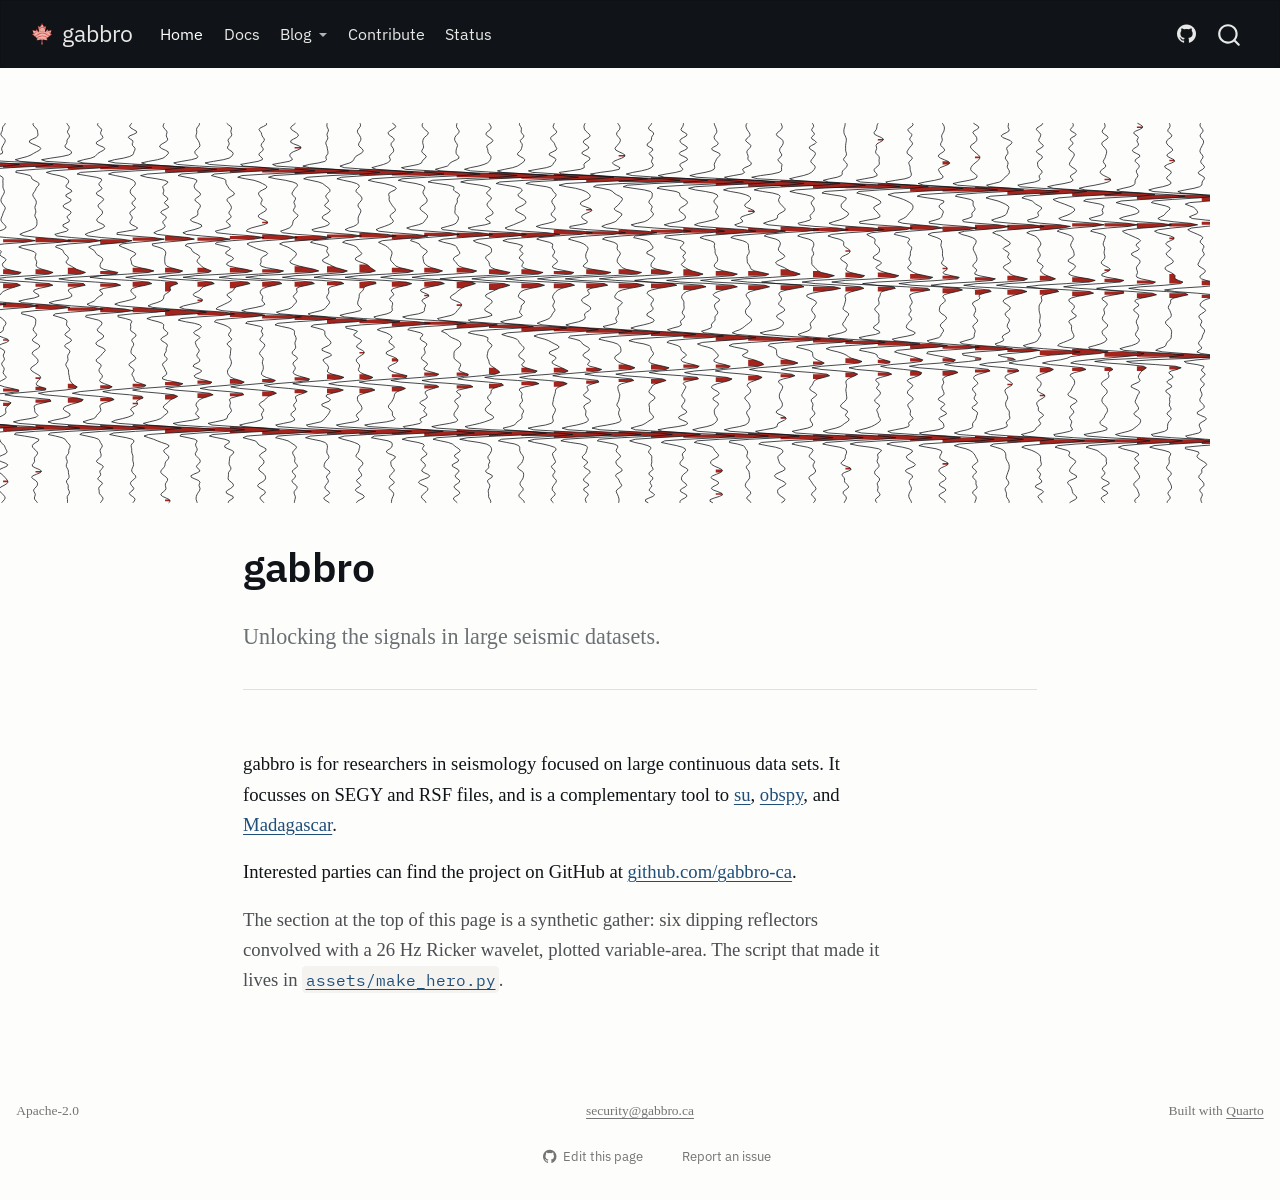
<file: index.html>
<!DOCTYPE html>
<html xmlns="http://www.w3.org/1999/xhtml" lang="en" xml:lang="en"><head>

<meta charset="utf-8">
<meta name="generator" content="quarto-1.10.19">

<meta name="viewport" content="width=device-width, initial-scale=1.0, user-scalable=yes">


<title>gabbro - open source seismic processing – gabbro</title>
<style>
/* Default styles provided by pandoc.
** See https://pandoc.org/MANUAL.html#variables-for-html for config info.
*/
span.smallcaps{font-variant: small-caps;}
div.columns{display: flex; gap: 1.5em;}
div.column{flex: auto;}
@media screen {
div.columns{gap: min(4vw, 1.5em);}
div.column{overflow-x: auto;}
}
div.hanging-indent{margin-left: 1.5em; text-indent: -1.5em;}
ul.task-list{list-style: none;}
ul.task-list li input[type="checkbox"] {
  width: 0.8em;
  margin: 0 0.8em 0.2em -1em; /* quarto-specific, see https://github.com/quarto-dev/quarto-cli/issues/4556 */ 
  vertical-align: middle;
}
</style>


<script src="site_libs/quarto-nav/quarto-nav.js"></script>
<script src="site_libs/quarto-nav/headroom.min.js"></script>
<script src="site_libs/clipboard/clipboard.min.js"></script>
<script src="site_libs/quarto-search/autocomplete.umd.js"></script>
<script src="site_libs/quarto-search/fuse.min.js"></script>
<script src="site_libs/quarto-search/quarto-search.js"></script>
<meta name="quarto:offset" content="./">
<link href="./logo.png" rel="icon" type="image/png">
<script src="site_libs/quarto-html/quarto.js" type="module"></script>
<script src="site_libs/quarto-html/tabsets/tabsets.js" type="module"></script>
<script src="site_libs/quarto-html/popper.min.js"></script>
<script src="site_libs/quarto-html/tippy.umd.min.js"></script>
<link href="site_libs/quarto-html/tippy.css" rel="stylesheet">
<link href="site_libs/quarto-html/quarto-syntax-highlighting-bc9d527eef94a155eb7bdf7656c7c352.css" rel="stylesheet" id="quarto-text-highlighting-styles">
<script src="site_libs/bootstrap/bootstrap.min.js"></script>
<link href="site_libs/bootstrap/bootstrap-icons.css" rel="stylesheet">
<link href="site_libs/bootstrap/bootstrap-ae8b3aa1fb6bcff3a8e177e0f0b6dc33.min.css" rel="stylesheet" append-hash="true" id="quarto-bootstrap" data-mode="light">
<script id="quarto-search-options" type="application/json">{
  "location": "navbar",
  "copy-button": false,
  "collapse-after": 3,
  "panel-placement": "end",
  "type": "overlay",
  "limit": 50,
  "keyboard-shortcut": [
    "f",
    "/",
    "s"
  ],
  "show-item-context": false,
  "language": {
    "search-no-results-text": "No results",
    "search-matching-documents-text": "matching documents",
    "search-copy-link-title": "Copy link to search",
    "search-hide-matches-text": "Hide additional matches",
    "search-more-match-text": "more match in this document",
    "search-more-matches-text": "more matches in this document",
    "search-clear-button-title": "Clear",
    "search-text-placeholder": "",
    "search-detached-cancel-button-title": "Cancel",
    "search-submit-button-title": "Submit",
    "search-label": "Search"
  }
}</script>
<link rel="preconnect" href="https://fonts.googleapis.com">
<link rel="preconnect" href="https://fonts.gstatic.com" crossorigin="">
<link rel="stylesheet" href="https://fonts.googleapis.com/css2?family=IBM+Plex+Mono:wght@400;500&amp;family=IBM+Plex+Sans:wght@300;400;600&amp;display=swap">


</head>

<body class="nav-fixed fullcontent quarto-light">

<div id="quarto-search-results"></div>
  <header id="quarto-header" class="headroom fixed-top">
    <nav class="navbar navbar-expand-lg " data-bs-theme="dark">
      <div class="navbar-container container-fluid">
      <div class="navbar-brand-container mx-auto">
    <a href="./index.html" class="navbar-brand navbar-brand-logo">
    <img src="./logo.png" alt="gabbro maple leaf logo" class="navbar-logo light-content">
    <img src="./logo.png" alt="gabbro maple leaf logo" class="navbar-logo dark-content">
    </a>
    <a class="navbar-brand" href="./index.html">
    <span class="navbar-title">gabbro</span>
    </a>
  </div>
            <div id="quarto-search" class="" title="Search"></div>
          <button class="navbar-toggler" type="button" data-bs-toggle="collapse" data-bs-target="#navbarCollapse" aria-controls="navbarCollapse" role="menu" aria-expanded="false" aria-label="Toggle navigation" onclick="if (window.quartoToggleHeadroom) { window.quartoToggleHeadroom(); }">
  <span class="navbar-toggler-icon"></span>
</button>
          <div class="collapse navbar-collapse" id="navbarCollapse">
            <ul class="navbar-nav navbar-nav-scroll me-auto">
  <li class="nav-item">
    <a class="nav-link active" href="./index.html" aria-current="page"> 
<span class="menu-text">Home</span></a>
  </li>  
  <li class="nav-item">
    <a class="nav-link" href="./docs/index.html"> 
<span class="menu-text">Docs</span></a>
  </li>  
  <li class="nav-item dropdown ">
    <a class="nav-link dropdown-toggle" href="#" id="nav-menu-blog" role="link" data-bs-toggle="dropdown" aria-expanded="false">
 <span class="menu-text">Blog</span>
    </a>
    <ul class="dropdown-menu" aria-labelledby="nav-menu-blog">    
        <li>
    <a class="dropdown-item" href="./blog/index.html">
 <span class="dropdown-text">All posts</span></a>
  </li>  
        <li>
    <a class="dropdown-item" href="./blog/posts/2026-09-09-preliminary-build/index.html">
 <span class="dropdown-text">Preliminary build in progress</span></a>
  </li>  
    </ul>
  </li>
  <li class="nav-item">
    <a class="nav-link" href="./contribute.html"> 
<span class="menu-text">Contribute</span></a>
  </li>  
  <li class="nav-item">
    <a class="nav-link" href="./blog/posts/2026-09-09-preliminary-build/index.html"> 
<span class="menu-text">Status</span></a>
  </li>  
</ul>
            <ul class="navbar-nav navbar-nav-scroll ms-auto">
  <li class="nav-item compact">
    <a class="nav-link" href="https://github.com/gabbro-ca"> <i class="bi bi-github" role="img" aria-label="GitHub">
</i> 
<span class="menu-text"></span></a>
  </li>  
</ul>
          </div> <!-- /navcollapse -->
            <div class="quarto-navbar-tools">
</div>
      </div> <!-- /container-fluid -->
    </nav>
</header>
<!-- content -->
<div id="quarto-content" class="quarto-container page-columns page-rows-contents page-layout-article page-navbar">
<!-- sidebar -->
<!-- margin-sidebar -->
    
<!-- main -->
<main class="content" id="quarto-document-content"><header id="title-block-header" class="quarto-title-block"></header>




<div class="hero">
<p><img src="hero.svg" class="img-fluid"></p>
<section id="gabbro" class="level1">
<h1>gabbro</h1>
<div class="tagline">
<p>Unlocking the signals in large seismic datasets.</p>
</div>
</section>
</div>
<p>gabbro is for researchers in seismology focused on large continuous data sets. It focusses on SEGY and RSF files, and is a complementary tool to <a href="https://wiki.seismic-unix.org">su</a>, <a href="https://obspy.org">obspy</a>, and <a href="https://ahay.org">Madagascar</a>.</p>
<p>Interested parties can find the project on GitHub at <a href="https://github.com/gabbro-ca">github.com/gabbro-ca</a>.</p>
<p><span class="text-muted">The section at the top of this page is a synthetic gather: six dipping reflectors convolved with a 26 Hz Ricker wavelet, plotted variable-area. The script that made it lives in <a href="https://github.com/gabbro-ca/gabbro"><code>assets/make_hero.py</code></a>.</span></p>



</main> <!-- /main -->
<script id="quarto-html-after-body" type="application/javascript">
  window.document.addEventListener("DOMContentLoaded", function (event) {
    const isCodeAnnotation = (el) => {
      for (const clz of el.classList) {
        if (clz.startsWith('code-annotation-')) {                     
          return true;
        }
      }
      return false;
    }
    const onCopySuccess = function(e) {
      // button target
      const button = e.trigger;
      // don't keep focus
      button.blur();
      // flash "checked"
      button.classList.add('code-copy-button-checked');
      var currentTitle = button.getAttribute("title");
      button.setAttribute("title", "Copied!");
      let tooltip;
      if (window.bootstrap) {
        button.setAttribute("data-bs-toggle", "tooltip");
        button.setAttribute("data-bs-placement", "left");
        button.setAttribute("data-bs-title", "Copied!");
        tooltip = new bootstrap.Tooltip(button, 
          { trigger: "manual", 
            customClass: "code-copy-button-tooltip",
            offset: [0, -8]});
        tooltip.show();    
      }
      setTimeout(function() {
        if (tooltip) {
          tooltip.hide();
          button.removeAttribute("data-bs-title");
          button.removeAttribute("data-bs-toggle");
          button.removeAttribute("data-bs-placement");
        }
        button.setAttribute("title", currentTitle);
        button.classList.remove('code-copy-button-checked');
      }, 1000);
      // clear code selection
      e.clearSelection();
    }
    const getTextToCopy = function(trigger) {
      const outerScaffold = trigger.parentElement.cloneNode(true);
      const codeEl = outerScaffold.querySelector('code');
      for (const childEl of codeEl.children) {
        if (isCodeAnnotation(childEl)) {
          childEl.remove();
        }
      }
      return codeEl.innerText;
    }
    const clipboard = new window.ClipboardJS('.code-copy-button:not([data-in-quarto-modal])', {
      text: getTextToCopy
    });
    clipboard.on('success', onCopySuccess);
    if (window.document.getElementById('quarto-embedded-source-code-modal')) {
      const clipboardModal = new window.ClipboardJS('.code-copy-button[data-in-quarto-modal]', {
        text: getTextToCopy,
        container: window.document.getElementById('quarto-embedded-source-code-modal')
      });
      clipboardModal.on('success', onCopySuccess);
    }
      var localhostRegex = new RegExp(/^(?:http|https):\/\/localhost\:?[0-9]*\//);
      var mailtoRegex = new RegExp(/^mailto:/);
        var filterRegex = new RegExp("https:\/\/gabbro\.ca");
      var isInternal = (href) => {
          return filterRegex.test(href) || localhostRegex.test(href) || mailtoRegex.test(href);
      }
      // Inspect non-navigation links and adorn them if external
     var links = window.document.querySelectorAll('a[href]:not(.nav-link):not(.navbar-brand):not(.toc-action):not(.sidebar-link):not(.sidebar-item-toggle):not(.pagination-link):not(.no-external):not([aria-hidden]):not(.dropdown-item):not(.quarto-navigation-tool):not(.about-link)');
      for (var i=0; i<links.length; i++) {
        const link = links[i];
        if (!isInternal(link.href)) {
          // undo the damage that might have been done by quarto-nav.js in the case of
          // links that we want to consider external
          if (link.dataset.originalHref !== undefined) {
            link.href = link.dataset.originalHref;
          }
        }
      }
    function tippyHover(el, contentFn, onTriggerFn, onUntriggerFn) {
      const config = {
        allowHTML: true,
        maxWidth: 500,
        delay: 100,
        arrow: false,
        appendTo: function(el) {
            return el.parentElement;
        },
        interactive: true,
        interactiveBorder: 10,
        theme: 'quarto',
        placement: 'bottom-start',
      };
      if (contentFn) {
        config.content = contentFn;
      }
      if (onTriggerFn) {
        config.onTrigger = onTriggerFn;
      }
      if (onUntriggerFn) {
        config.onUntrigger = onUntriggerFn;
      }
      window.tippy(el, config); 
    }
    const noterefs = window.document.querySelectorAll('a[role="doc-noteref"]');
    for (var i=0; i<noterefs.length; i++) {
      const ref = noterefs[i];
      tippyHover(ref, function() {
        // use id or data attribute instead here
        let href = ref.getAttribute('data-footnote-href') || ref.getAttribute('href');
        try { href = new URL(href).hash; } catch {}
        const id = href.replace(/^#\/?/, "");
        const note = window.document.getElementById(id);
        if (note) {
          return note.innerHTML;
        } else {
          return "";
        }
      });
    }
    const xrefs = window.document.querySelectorAll('a.quarto-xref');
    const processXRef = (id, note) => {
      // Strip column container classes
      const stripColumnClz = (el) => {
        el.classList.remove("page-full", "page-columns");
        if (el.children) {
          for (const child of el.children) {
            stripColumnClz(child);
          }
        }
      }
      stripColumnClz(note)
      if (id === null || id.startsWith('sec-')) {
        // Special case sections, only their first couple elements
        const container = document.createElement("div");
        if (note.children && note.children.length > 2) {
          container.appendChild(note.children[0].cloneNode(true));
          for (let i = 1; i < note.children.length; i++) {
            const child = note.children[i];
            if (child.tagName === "P" && child.innerText === "") {
              continue;
            } else {
              container.appendChild(child.cloneNode(true));
              break;
            }
          }
          if (window.Quarto?.typesetMath) {
            window.Quarto.typesetMath(container);
          }
          return container.innerHTML
        } else {
          if (window.Quarto?.typesetMath) {
            window.Quarto.typesetMath(note);
          }
          return note.innerHTML;
        }
      } else {
        // Remove any anchor links if they are present
        const anchorLink = note.querySelector('a.anchorjs-link');
        if (anchorLink) {
          anchorLink.remove();
        }
        if (window.Quarto?.typesetMath) {
          window.Quarto.typesetMath(note);
        }
        if (note.classList.contains("callout")) {
          return note.outerHTML;
        } else {
          return note.innerHTML;
        }
      }
    }
    for (var i=0; i<xrefs.length; i++) {
      const xref = xrefs[i];
      tippyHover(xref, undefined, function(instance) {
        instance.disable();
        let url = xref.getAttribute('href');
        let hash = undefined; 
        if (url.startsWith('#')) {
          hash = url;
        } else {
          try { hash = new URL(url).hash; } catch {}
        }
        if (hash) {
          const id = hash.replace(/^#\/?/, "");
          const note = window.document.getElementById(id);
          if (note !== null) {
            try {
              const html = processXRef(id, note.cloneNode(true));
              instance.setContent(html);
            } finally {
              instance.enable();
              instance.show();
            }
          } else {
            // See if we can fetch this
            fetch(url.split('#')[0])
            .then(res => res.text())
            .then(html => {
              const parser = new DOMParser();
              const htmlDoc = parser.parseFromString(html, "text/html");
              const note = htmlDoc.getElementById(id);
              if (note !== null) {
                const html = processXRef(id, note);
                instance.setContent(html);
              } 
            }).finally(() => {
              instance.enable();
              instance.show();
            });
          }
        } else {
          // See if we can fetch a full url (with no hash to target)
          // This is a special case and we should probably do some content thinning / targeting
          fetch(url)
          .then(res => res.text())
          .then(html => {
            const parser = new DOMParser();
            const htmlDoc = parser.parseFromString(html, "text/html");
            const note = htmlDoc.querySelector('main.content');
            if (note !== null) {
              // This should only happen for chapter cross references
              // (since there is no id in the URL)
              // remove the first header
              if (note.children.length > 0 && note.children[0].tagName === "HEADER") {
                note.children[0].remove();
              }
              const html = processXRef(null, note);
              instance.setContent(html);
            } 
          }).finally(() => {
            instance.enable();
            instance.show();
          });
        }
      }, function(instance) {
      });
    }
        let selectedAnnoteEl;
        const selectorForAnnotation = ( cell, annotation) => {
          let cellAttr = 'data-code-cell="' + cell + '"';
          let lineAttr = 'data-code-annotation="' +  annotation + '"';
          const selector = 'span[' + cellAttr + '][' + lineAttr + ']';
          return selector;
        }
        const selectCodeLines = (annoteEl) => {
          const doc = window.document;
          const targetCell = annoteEl.getAttribute("data-target-cell");
          const targetAnnotation = annoteEl.getAttribute("data-target-annotation");
          const annoteSpan = window.document.querySelector(selectorForAnnotation(targetCell, targetAnnotation));
          const lines = annoteSpan.getAttribute("data-code-lines").split(",");
          const lineIds = lines.map((line) => {
            return targetCell + "-" + line;
          })
          let top = null;
          let height = null;
          let parent = null;
          if (lineIds.length > 0) {
              //compute the position of the single el (top and bottom and make a div)
              const el = window.document.getElementById(lineIds[0]);
              top = el.offsetTop;
              height = el.offsetHeight;
              parent = el.parentElement.parentElement;
            if (lineIds.length > 1) {
              const lastEl = window.document.getElementById(lineIds[lineIds.length - 1]);
              const bottom = lastEl.offsetTop + lastEl.offsetHeight;
              height = bottom - top;
            }
            if (top !== null && height !== null && parent !== null) {
              // cook up a div (if necessary) and position it 
              let div = window.document.getElementById("code-annotation-line-highlight");
              if (div === null) {
                div = window.document.createElement("div");
                div.setAttribute("id", "code-annotation-line-highlight");
                div.style.position = 'absolute';
                parent.appendChild(div);
              }
              div.style.top = top - 2 + "px";
              div.style.height = height + 4 + "px";
              div.style.left = 0;
              let gutterDiv = window.document.getElementById("code-annotation-line-highlight-gutter");
              if (gutterDiv === null) {
                gutterDiv = window.document.createElement("div");
                gutterDiv.setAttribute("id", "code-annotation-line-highlight-gutter");
                gutterDiv.style.position = 'absolute';
                const codeCell = window.document.getElementById(targetCell);
                const gutter = codeCell.querySelector('.code-annotation-gutter');
                gutter.appendChild(gutterDiv);
              }
              gutterDiv.style.top = top - 2 + "px";
              gutterDiv.style.height = height + 4 + "px";
            }
            selectedAnnoteEl = annoteEl;
          }
        };
        const unselectCodeLines = () => {
          const elementsIds = ["code-annotation-line-highlight", "code-annotation-line-highlight-gutter"];
          elementsIds.forEach((elId) => {
            const div = window.document.getElementById(elId);
            if (div) {
              div.remove();
            }
          });
          selectedAnnoteEl = undefined;
        };
          // Handle positioning of the toggle
      window.addEventListener(
        "resize",
        throttle(() => {
          elRect = undefined;
          if (selectedAnnoteEl) {
            selectCodeLines(selectedAnnoteEl);
          }
        }, 10)
      );
      function throttle(fn, ms) {
      let throttle = false;
      let timer;
        return (...args) => {
          if(!throttle) { // first call gets through
              fn.apply(this, args);
              throttle = true;
          } else { // all the others get throttled
              if(timer) clearTimeout(timer); // cancel #2
              timer = setTimeout(() => {
                fn.apply(this, args);
                timer = throttle = false;
              }, ms);
          }
        };
      }
        // Attach click handler to the DT
        const annoteDls = window.document.querySelectorAll('dt[data-target-cell]');
        for (const annoteDlNode of annoteDls) {
          annoteDlNode.addEventListener('click', (event) => {
            const clickedEl = event.target;
            if (clickedEl !== selectedAnnoteEl) {
              unselectCodeLines();
              const activeEl = window.document.querySelector('dt[data-target-cell].code-annotation-active');
              if (activeEl) {
                activeEl.classList.remove('code-annotation-active');
              }
              selectCodeLines(clickedEl);
              clickedEl.classList.add('code-annotation-active');
            } else {
              // Unselect the line
              unselectCodeLines();
              clickedEl.classList.remove('code-annotation-active');
            }
          });
        }
    const findCites = (el) => {
      const parentEl = el.parentElement;
      if (parentEl) {
        const cites = parentEl.dataset.cites;
        if (cites) {
          return {
            el,
            cites: cites.split(' ')
          };
        } else {
          return findCites(el.parentElement)
        }
      } else {
        return undefined;
      }
    };
    var bibliorefs = window.document.querySelectorAll('a[role="doc-biblioref"]');
    for (var i=0; i<bibliorefs.length; i++) {
      const ref = bibliorefs[i];
      const citeInfo = findCites(ref);
      if (citeInfo) {
        tippyHover(citeInfo.el, function() {
          var popup = window.document.createElement('div');
          citeInfo.cites.forEach(function(cite) {
            var citeDiv = window.document.createElement('div');
            citeDiv.classList.add('hanging-indent');
            citeDiv.classList.add('csl-entry');
            var biblioDiv = window.document.getElementById('ref-' + cite);
            if (biblioDiv) {
              citeDiv.innerHTML = biblioDiv.innerHTML;
            }
            popup.appendChild(citeDiv);
          });
          return popup.innerHTML;
        });
      }
    }
  });
  </script>
</div> <!-- /content -->
<footer class="footer">
  <div class="nav-footer">
    <div class="nav-footer-left">
<p>Apache-2.0</p>
</div>   
    <div class="nav-footer-center">
<p><a href="mailto:security@gabbro.ca">security@gabbro.ca</a></p>
<div class="toc-actions"><ul><li><a href="https://github.com/aaronjgirard/gabbro/edit/main/index.qmd" class="toc-action"><i class="bi bi-github"></i>Edit this page</a></li><li><a href="https://github.com/aaronjgirard/gabbro/issues/new" class="toc-action"><i class="bi empty"></i>Report an issue</a></li></ul></div></div>
    <div class="nav-footer-right">
<p>Built with <a href="https://quarto.org">Quarto</a></p>
</div>
  </div>
</footer>




</body></html>
</file>
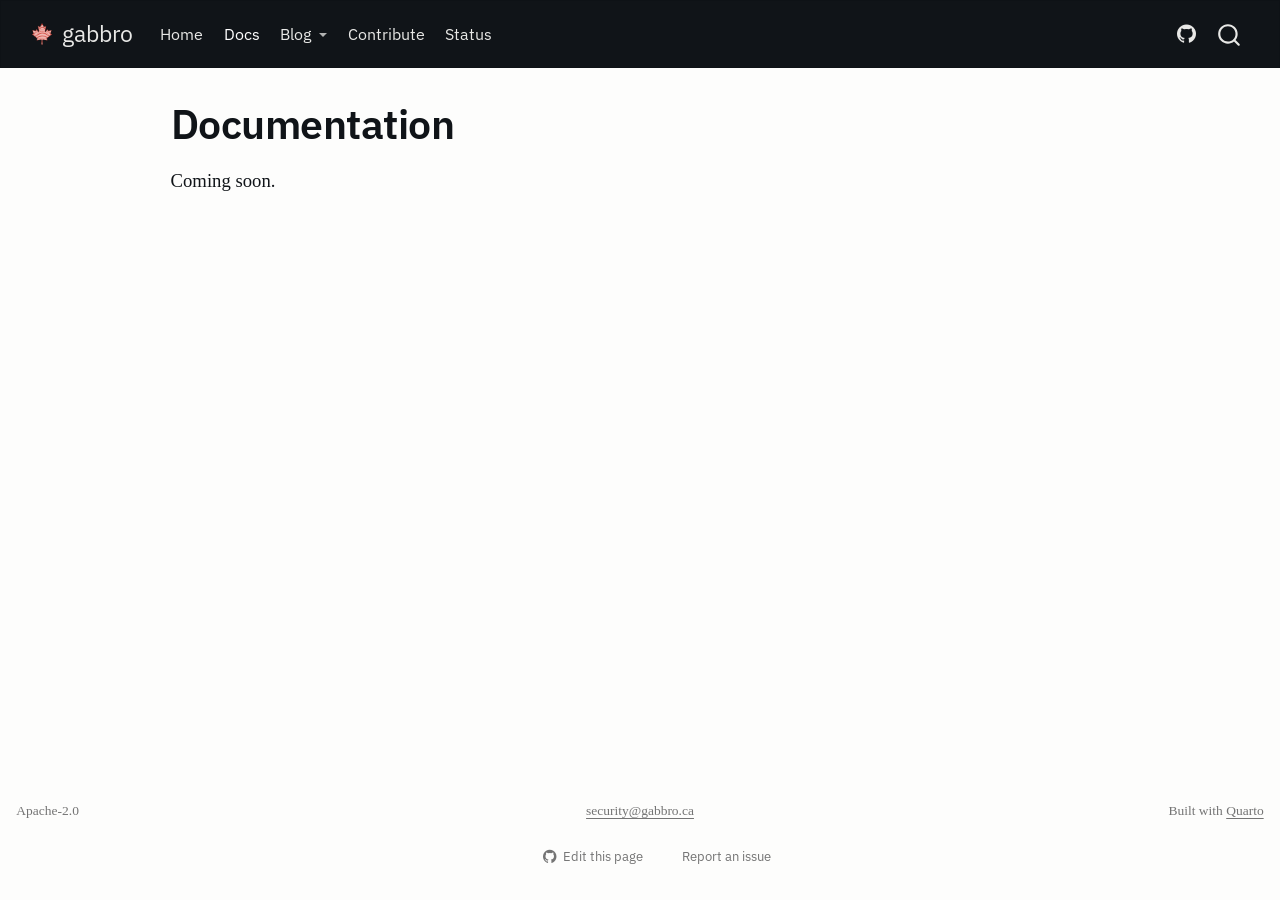
<file: docs/index.html>
<!DOCTYPE html>
<html xmlns="http://www.w3.org/1999/xhtml" lang="en" xml:lang="en"><head>

<meta charset="utf-8">
<meta name="generator" content="quarto-1.10.19">

<meta name="viewport" content="width=device-width, initial-scale=1.0, user-scalable=yes">


<title>Documentation – gabbro</title>
<style>
/* Default styles provided by pandoc.
** See https://pandoc.org/MANUAL.html#variables-for-html for config info.
*/
span.smallcaps{font-variant: small-caps;}
div.columns{display: flex; gap: 1.5em;}
div.column{flex: auto;}
@media screen {
div.columns{gap: min(4vw, 1.5em);}
div.column{overflow-x: auto;}
}
div.hanging-indent{margin-left: 1.5em; text-indent: -1.5em;}
ul.task-list{list-style: none;}
ul.task-list li input[type="checkbox"] {
  width: 0.8em;
  margin: 0 0.8em 0.2em -1em; /* quarto-specific, see https://github.com/quarto-dev/quarto-cli/issues/4556 */ 
  vertical-align: middle;
}
</style>


<script src="../site_libs/quarto-nav/quarto-nav.js"></script>
<script src="../site_libs/quarto-nav/headroom.min.js"></script>
<script src="../site_libs/clipboard/clipboard.min.js"></script>
<script src="../site_libs/quarto-search/autocomplete.umd.js"></script>
<script src="../site_libs/quarto-search/fuse.min.js"></script>
<script src="../site_libs/quarto-search/quarto-search.js"></script>
<meta name="quarto:offset" content="../">
<link href="../logo.png" rel="icon" type="image/png">
<script src="../site_libs/quarto-html/quarto.js" type="module"></script>
<script src="../site_libs/quarto-html/tabsets/tabsets.js" type="module"></script>
<script src="../site_libs/quarto-html/popper.min.js"></script>
<script src="../site_libs/quarto-html/tippy.umd.min.js"></script>
<script src="../site_libs/quarto-html/anchor.min.js"></script>
<link href="../site_libs/quarto-html/tippy.css" rel="stylesheet">
<link href="../site_libs/quarto-html/quarto-syntax-highlighting-bc9d527eef94a155eb7bdf7656c7c352.css" rel="stylesheet" id="quarto-text-highlighting-styles">
<script src="../site_libs/bootstrap/bootstrap.min.js"></script>
<link href="../site_libs/bootstrap/bootstrap-icons.css" rel="stylesheet">
<link href="../site_libs/bootstrap/bootstrap-ae8b3aa1fb6bcff3a8e177e0f0b6dc33.min.css" rel="stylesheet" append-hash="true" id="quarto-bootstrap" data-mode="light">
<script id="quarto-search-options" type="application/json">{
  "location": "navbar",
  "copy-button": false,
  "collapse-after": 3,
  "panel-placement": "end",
  "type": "overlay",
  "limit": 50,
  "keyboard-shortcut": [
    "f",
    "/",
    "s"
  ],
  "show-item-context": false,
  "language": {
    "search-no-results-text": "No results",
    "search-matching-documents-text": "matching documents",
    "search-copy-link-title": "Copy link to search",
    "search-hide-matches-text": "Hide additional matches",
    "search-more-match-text": "more match in this document",
    "search-more-matches-text": "more matches in this document",
    "search-clear-button-title": "Clear",
    "search-text-placeholder": "",
    "search-detached-cancel-button-title": "Cancel",
    "search-submit-button-title": "Submit",
    "search-label": "Search"
  }
}</script>
<link rel="preconnect" href="https://fonts.googleapis.com">
<link rel="preconnect" href="https://fonts.gstatic.com" crossorigin="">
<link rel="stylesheet" href="https://fonts.googleapis.com/css2?family=IBM+Plex+Mono:wght@400;500&amp;family=IBM+Plex+Sans:wght@300;400;600&amp;display=swap">


</head>

<body class="nav-fixed quarto-light">

<div id="quarto-search-results"></div>
  <header id="quarto-header" class="headroom fixed-top">
    <nav class="navbar navbar-expand-lg " data-bs-theme="dark">
      <div class="navbar-container container-fluid">
      <div class="navbar-brand-container mx-auto">
    <a href="../index.html" class="navbar-brand navbar-brand-logo">
    <img src="../logo.png" alt="gabbro maple leaf logo" class="navbar-logo light-content">
    <img src="../logo.png" alt="gabbro maple leaf logo" class="navbar-logo dark-content">
    </a>
    <a class="navbar-brand" href="../index.html">
    <span class="navbar-title">gabbro</span>
    </a>
  </div>
            <div id="quarto-search" class="" title="Search"></div>
          <button class="navbar-toggler" type="button" data-bs-toggle="collapse" data-bs-target="#navbarCollapse" aria-controls="navbarCollapse" role="menu" aria-expanded="false" aria-label="Toggle navigation" onclick="if (window.quartoToggleHeadroom) { window.quartoToggleHeadroom(); }">
  <span class="navbar-toggler-icon"></span>
</button>
          <div class="collapse navbar-collapse" id="navbarCollapse">
            <ul class="navbar-nav navbar-nav-scroll me-auto">
  <li class="nav-item">
    <a class="nav-link" href="../index.html"> 
<span class="menu-text">Home</span></a>
  </li>  
  <li class="nav-item">
    <a class="nav-link active" href="../docs/index.html" aria-current="page"> 
<span class="menu-text">Docs</span></a>
  </li>  
  <li class="nav-item dropdown ">
    <a class="nav-link dropdown-toggle" href="#" id="nav-menu-blog" role="link" data-bs-toggle="dropdown" aria-expanded="false">
 <span class="menu-text">Blog</span>
    </a>
    <ul class="dropdown-menu" aria-labelledby="nav-menu-blog">    
        <li>
    <a class="dropdown-item" href="../blog/index.html">
 <span class="dropdown-text">All posts</span></a>
  </li>  
        <li>
    <a class="dropdown-item" href="../blog/posts/2026-09-09-preliminary-build/index.html">
 <span class="dropdown-text">Preliminary build in progress</span></a>
  </li>  
    </ul>
  </li>
  <li class="nav-item">
    <a class="nav-link" href="../contribute.html"> 
<span class="menu-text">Contribute</span></a>
  </li>  
  <li class="nav-item">
    <a class="nav-link" href="../blog/posts/2026-09-09-preliminary-build/index.html"> 
<span class="menu-text">Status</span></a>
  </li>  
</ul>
            <ul class="navbar-nav navbar-nav-scroll ms-auto">
  <li class="nav-item compact">
    <a class="nav-link" href="https://github.com/gabbro-ca"> <i class="bi bi-github" role="img" aria-label="GitHub">
</i> 
<span class="menu-text"></span></a>
  </li>  
</ul>
          </div> <!-- /navcollapse -->
            <div class="quarto-navbar-tools">
</div>
      </div> <!-- /container-fluid -->
    </nav>
</header>
<!-- content -->
<div id="quarto-content" class="quarto-container page-columns page-rows-contents page-layout-article page-navbar">
<!-- sidebar -->
<!-- margin-sidebar -->
    <div id="quarto-margin-sidebar" class="sidebar margin-sidebar zindex-bottom">
        
    </div>
<!-- main -->
<main class="content" id="quarto-document-content">

<header id="title-block-header" class="quarto-title-block default">
<div class="quarto-title">
<h1 class="title">Documentation</h1>
</div>



<div class="quarto-title-meta">

    
  
    
  </div>
  


</header>


<p>Coming soon.</p>



</main> <!-- /main -->
<script id="quarto-html-after-body" type="application/javascript">
  window.document.addEventListener("DOMContentLoaded", function (event) {
    const icon = "";
    const anchorJS = new window.AnchorJS();
    anchorJS.options = {
      placement: 'right',
      icon: icon
    };
    anchorJS.add('.anchored');
    const isCodeAnnotation = (el) => {
      for (const clz of el.classList) {
        if (clz.startsWith('code-annotation-')) {                     
          return true;
        }
      }
      return false;
    }
    const onCopySuccess = function(e) {
      // button target
      const button = e.trigger;
      // don't keep focus
      button.blur();
      // flash "checked"
      button.classList.add('code-copy-button-checked');
      var currentTitle = button.getAttribute("title");
      button.setAttribute("title", "Copied!");
      let tooltip;
      if (window.bootstrap) {
        button.setAttribute("data-bs-toggle", "tooltip");
        button.setAttribute("data-bs-placement", "left");
        button.setAttribute("data-bs-title", "Copied!");
        tooltip = new bootstrap.Tooltip(button, 
          { trigger: "manual", 
            customClass: "code-copy-button-tooltip",
            offset: [0, -8]});
        tooltip.show();    
      }
      setTimeout(function() {
        if (tooltip) {
          tooltip.hide();
          button.removeAttribute("data-bs-title");
          button.removeAttribute("data-bs-toggle");
          button.removeAttribute("data-bs-placement");
        }
        button.setAttribute("title", currentTitle);
        button.classList.remove('code-copy-button-checked');
      }, 1000);
      // clear code selection
      e.clearSelection();
    }
    const getTextToCopy = function(trigger) {
      const outerScaffold = trigger.parentElement.cloneNode(true);
      const codeEl = outerScaffold.querySelector('code');
      for (const childEl of codeEl.children) {
        if (isCodeAnnotation(childEl)) {
          childEl.remove();
        }
      }
      return codeEl.innerText;
    }
    const clipboard = new window.ClipboardJS('.code-copy-button:not([data-in-quarto-modal])', {
      text: getTextToCopy
    });
    clipboard.on('success', onCopySuccess);
    if (window.document.getElementById('quarto-embedded-source-code-modal')) {
      const clipboardModal = new window.ClipboardJS('.code-copy-button[data-in-quarto-modal]', {
        text: getTextToCopy,
        container: window.document.getElementById('quarto-embedded-source-code-modal')
      });
      clipboardModal.on('success', onCopySuccess);
    }
      var localhostRegex = new RegExp(/^(?:http|https):\/\/localhost\:?[0-9]*\//);
      var mailtoRegex = new RegExp(/^mailto:/);
        var filterRegex = new RegExp("https:\/\/gabbro\.ca");
      var isInternal = (href) => {
          return filterRegex.test(href) || localhostRegex.test(href) || mailtoRegex.test(href);
      }
      // Inspect non-navigation links and adorn them if external
     var links = window.document.querySelectorAll('a[href]:not(.nav-link):not(.navbar-brand):not(.toc-action):not(.sidebar-link):not(.sidebar-item-toggle):not(.pagination-link):not(.no-external):not([aria-hidden]):not(.dropdown-item):not(.quarto-navigation-tool):not(.about-link)');
      for (var i=0; i<links.length; i++) {
        const link = links[i];
        if (!isInternal(link.href)) {
          // undo the damage that might have been done by quarto-nav.js in the case of
          // links that we want to consider external
          if (link.dataset.originalHref !== undefined) {
            link.href = link.dataset.originalHref;
          }
        }
      }
    function tippyHover(el, contentFn, onTriggerFn, onUntriggerFn) {
      const config = {
        allowHTML: true,
        maxWidth: 500,
        delay: 100,
        arrow: false,
        appendTo: function(el) {
            return el.parentElement;
        },
        interactive: true,
        interactiveBorder: 10,
        theme: 'quarto',
        placement: 'bottom-start',
      };
      if (contentFn) {
        config.content = contentFn;
      }
      if (onTriggerFn) {
        config.onTrigger = onTriggerFn;
      }
      if (onUntriggerFn) {
        config.onUntrigger = onUntriggerFn;
      }
      window.tippy(el, config); 
    }
    const noterefs = window.document.querySelectorAll('a[role="doc-noteref"]');
    for (var i=0; i<noterefs.length; i++) {
      const ref = noterefs[i];
      tippyHover(ref, function() {
        // use id or data attribute instead here
        let href = ref.getAttribute('data-footnote-href') || ref.getAttribute('href');
        try { href = new URL(href).hash; } catch {}
        const id = href.replace(/^#\/?/, "");
        const note = window.document.getElementById(id);
        if (note) {
          return note.innerHTML;
        } else {
          return "";
        }
      });
    }
    const xrefs = window.document.querySelectorAll('a.quarto-xref');
    const processXRef = (id, note) => {
      // Strip column container classes
      const stripColumnClz = (el) => {
        el.classList.remove("page-full", "page-columns");
        if (el.children) {
          for (const child of el.children) {
            stripColumnClz(child);
          }
        }
      }
      stripColumnClz(note)
      if (id === null || id.startsWith('sec-')) {
        // Special case sections, only their first couple elements
        const container = document.createElement("div");
        if (note.children && note.children.length > 2) {
          container.appendChild(note.children[0].cloneNode(true));
          for (let i = 1; i < note.children.length; i++) {
            const child = note.children[i];
            if (child.tagName === "P" && child.innerText === "") {
              continue;
            } else {
              container.appendChild(child.cloneNode(true));
              break;
            }
          }
          if (window.Quarto?.typesetMath) {
            window.Quarto.typesetMath(container);
          }
          return container.innerHTML
        } else {
          if (window.Quarto?.typesetMath) {
            window.Quarto.typesetMath(note);
          }
          return note.innerHTML;
        }
      } else {
        // Remove any anchor links if they are present
        const anchorLink = note.querySelector('a.anchorjs-link');
        if (anchorLink) {
          anchorLink.remove();
        }
        if (window.Quarto?.typesetMath) {
          window.Quarto.typesetMath(note);
        }
        if (note.classList.contains("callout")) {
          return note.outerHTML;
        } else {
          return note.innerHTML;
        }
      }
    }
    for (var i=0; i<xrefs.length; i++) {
      const xref = xrefs[i];
      tippyHover(xref, undefined, function(instance) {
        instance.disable();
        let url = xref.getAttribute('href');
        let hash = undefined; 
        if (url.startsWith('#')) {
          hash = url;
        } else {
          try { hash = new URL(url).hash; } catch {}
        }
        if (hash) {
          const id = hash.replace(/^#\/?/, "");
          const note = window.document.getElementById(id);
          if (note !== null) {
            try {
              const html = processXRef(id, note.cloneNode(true));
              instance.setContent(html);
            } finally {
              instance.enable();
              instance.show();
            }
          } else {
            // See if we can fetch this
            fetch(url.split('#')[0])
            .then(res => res.text())
            .then(html => {
              const parser = new DOMParser();
              const htmlDoc = parser.parseFromString(html, "text/html");
              const note = htmlDoc.getElementById(id);
              if (note !== null) {
                const html = processXRef(id, note);
                instance.setContent(html);
              } 
            }).finally(() => {
              instance.enable();
              instance.show();
            });
          }
        } else {
          // See if we can fetch a full url (with no hash to target)
          // This is a special case and we should probably do some content thinning / targeting
          fetch(url)
          .then(res => res.text())
          .then(html => {
            const parser = new DOMParser();
            const htmlDoc = parser.parseFromString(html, "text/html");
            const note = htmlDoc.querySelector('main.content');
            if (note !== null) {
              // This should only happen for chapter cross references
              // (since there is no id in the URL)
              // remove the first header
              if (note.children.length > 0 && note.children[0].tagName === "HEADER") {
                note.children[0].remove();
              }
              const html = processXRef(null, note);
              instance.setContent(html);
            } 
          }).finally(() => {
            instance.enable();
            instance.show();
          });
        }
      }, function(instance) {
      });
    }
        let selectedAnnoteEl;
        const selectorForAnnotation = ( cell, annotation) => {
          let cellAttr = 'data-code-cell="' + cell + '"';
          let lineAttr = 'data-code-annotation="' +  annotation + '"';
          const selector = 'span[' + cellAttr + '][' + lineAttr + ']';
          return selector;
        }
        const selectCodeLines = (annoteEl) => {
          const doc = window.document;
          const targetCell = annoteEl.getAttribute("data-target-cell");
          const targetAnnotation = annoteEl.getAttribute("data-target-annotation");
          const annoteSpan = window.document.querySelector(selectorForAnnotation(targetCell, targetAnnotation));
          const lines = annoteSpan.getAttribute("data-code-lines").split(",");
          const lineIds = lines.map((line) => {
            return targetCell + "-" + line;
          })
          let top = null;
          let height = null;
          let parent = null;
          if (lineIds.length > 0) {
              //compute the position of the single el (top and bottom and make a div)
              const el = window.document.getElementById(lineIds[0]);
              top = el.offsetTop;
              height = el.offsetHeight;
              parent = el.parentElement.parentElement;
            if (lineIds.length > 1) {
              const lastEl = window.document.getElementById(lineIds[lineIds.length - 1]);
              const bottom = lastEl.offsetTop + lastEl.offsetHeight;
              height = bottom - top;
            }
            if (top !== null && height !== null && parent !== null) {
              // cook up a div (if necessary) and position it 
              let div = window.document.getElementById("code-annotation-line-highlight");
              if (div === null) {
                div = window.document.createElement("div");
                div.setAttribute("id", "code-annotation-line-highlight");
                div.style.position = 'absolute';
                parent.appendChild(div);
              }
              div.style.top = top - 2 + "px";
              div.style.height = height + 4 + "px";
              div.style.left = 0;
              let gutterDiv = window.document.getElementById("code-annotation-line-highlight-gutter");
              if (gutterDiv === null) {
                gutterDiv = window.document.createElement("div");
                gutterDiv.setAttribute("id", "code-annotation-line-highlight-gutter");
                gutterDiv.style.position = 'absolute';
                const codeCell = window.document.getElementById(targetCell);
                const gutter = codeCell.querySelector('.code-annotation-gutter');
                gutter.appendChild(gutterDiv);
              }
              gutterDiv.style.top = top - 2 + "px";
              gutterDiv.style.height = height + 4 + "px";
            }
            selectedAnnoteEl = annoteEl;
          }
        };
        const unselectCodeLines = () => {
          const elementsIds = ["code-annotation-line-highlight", "code-annotation-line-highlight-gutter"];
          elementsIds.forEach((elId) => {
            const div = window.document.getElementById(elId);
            if (div) {
              div.remove();
            }
          });
          selectedAnnoteEl = undefined;
        };
          // Handle positioning of the toggle
      window.addEventListener(
        "resize",
        throttle(() => {
          elRect = undefined;
          if (selectedAnnoteEl) {
            selectCodeLines(selectedAnnoteEl);
          }
        }, 10)
      );
      function throttle(fn, ms) {
      let throttle = false;
      let timer;
        return (...args) => {
          if(!throttle) { // first call gets through
              fn.apply(this, args);
              throttle = true;
          } else { // all the others get throttled
              if(timer) clearTimeout(timer); // cancel #2
              timer = setTimeout(() => {
                fn.apply(this, args);
                timer = throttle = false;
              }, ms);
          }
        };
      }
        // Attach click handler to the DT
        const annoteDls = window.document.querySelectorAll('dt[data-target-cell]');
        for (const annoteDlNode of annoteDls) {
          annoteDlNode.addEventListener('click', (event) => {
            const clickedEl = event.target;
            if (clickedEl !== selectedAnnoteEl) {
              unselectCodeLines();
              const activeEl = window.document.querySelector('dt[data-target-cell].code-annotation-active');
              if (activeEl) {
                activeEl.classList.remove('code-annotation-active');
              }
              selectCodeLines(clickedEl);
              clickedEl.classList.add('code-annotation-active');
            } else {
              // Unselect the line
              unselectCodeLines();
              clickedEl.classList.remove('code-annotation-active');
            }
          });
        }
    const findCites = (el) => {
      const parentEl = el.parentElement;
      if (parentEl) {
        const cites = parentEl.dataset.cites;
        if (cites) {
          return {
            el,
            cites: cites.split(' ')
          };
        } else {
          return findCites(el.parentElement)
        }
      } else {
        return undefined;
      }
    };
    var bibliorefs = window.document.querySelectorAll('a[role="doc-biblioref"]');
    for (var i=0; i<bibliorefs.length; i++) {
      const ref = bibliorefs[i];
      const citeInfo = findCites(ref);
      if (citeInfo) {
        tippyHover(citeInfo.el, function() {
          var popup = window.document.createElement('div');
          citeInfo.cites.forEach(function(cite) {
            var citeDiv = window.document.createElement('div');
            citeDiv.classList.add('hanging-indent');
            citeDiv.classList.add('csl-entry');
            var biblioDiv = window.document.getElementById('ref-' + cite);
            if (biblioDiv) {
              citeDiv.innerHTML = biblioDiv.innerHTML;
            }
            popup.appendChild(citeDiv);
          });
          return popup.innerHTML;
        });
      }
    }
  });
  </script>
</div> <!-- /content -->
<footer class="footer">
  <div class="nav-footer">
    <div class="nav-footer-left">
<p>Apache-2.0</p>
</div>   
    <div class="nav-footer-center">
<p><a href="mailto:security@gabbro.ca">security@gabbro.ca</a></p>
<div class="toc-actions"><ul><li><a href="https://github.com/aaronjgirard/gabbro/edit/main/docs/index.qmd" class="toc-action"><i class="bi bi-github"></i>Edit this page</a></li><li><a href="https://github.com/aaronjgirard/gabbro/issues/new" class="toc-action"><i class="bi empty"></i>Report an issue</a></li></ul></div></div>
    <div class="nav-footer-right">
<p>Built with <a href="https://quarto.org">Quarto</a></p>
</div>
  </div>
</footer>




</body></html>
</file>
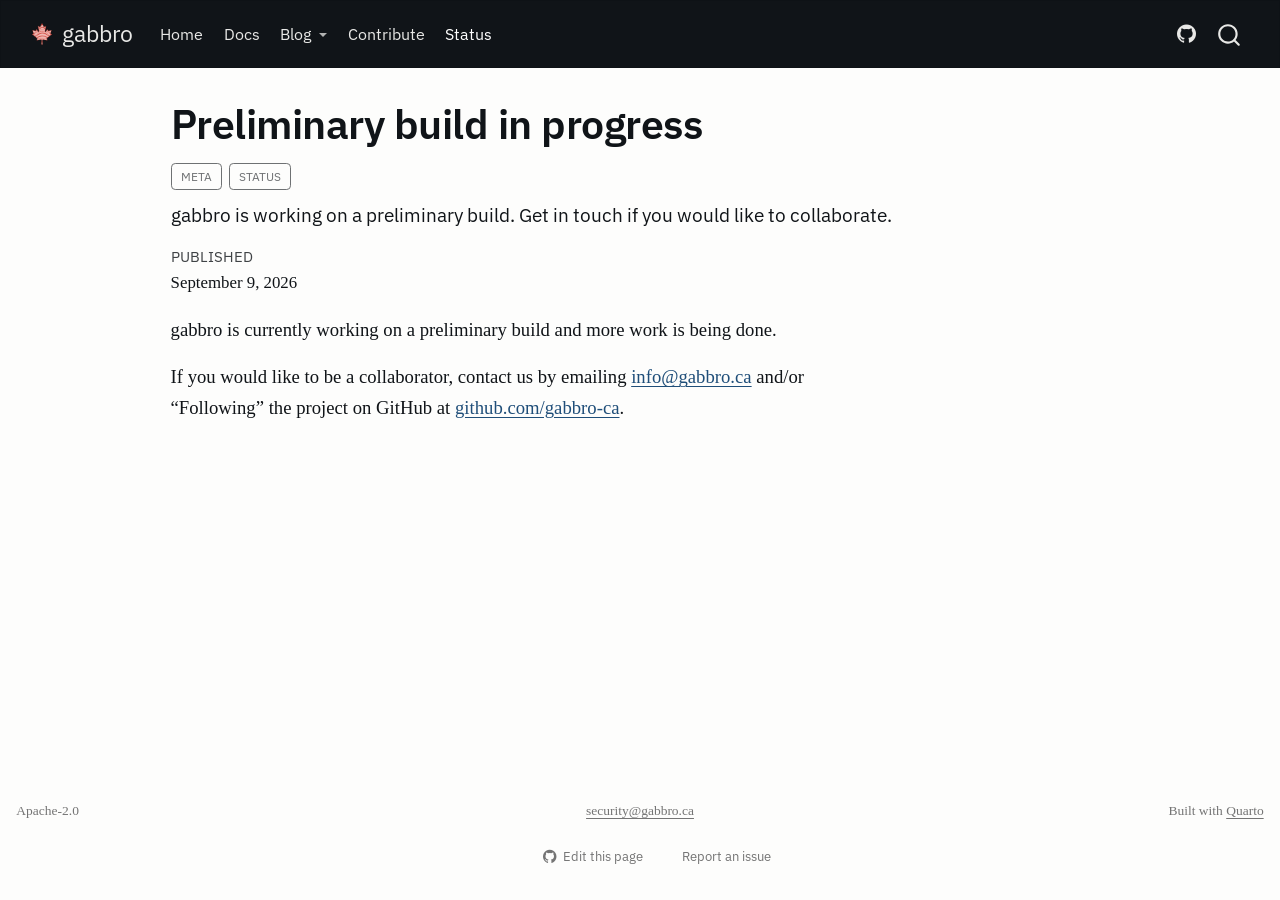
<file: blog/posts/2026-09-09-preliminary-build/index.html>
<!DOCTYPE html>
<html xmlns="http://www.w3.org/1999/xhtml" lang="en" xml:lang="en"><head>

<meta charset="utf-8">
<meta name="generator" content="quarto-1.10.19">

<meta name="viewport" content="width=device-width, initial-scale=1.0, user-scalable=yes">

<meta name="dcterms.date" content="2026-09-09">
<meta name="description" content="gabbro is working on a preliminary build. Get in touch if you would like to collaborate.">

<title>Preliminary build in progress – gabbro</title>
<style>
/* Default styles provided by pandoc.
** See https://pandoc.org/MANUAL.html#variables-for-html for config info.
*/
span.smallcaps{font-variant: small-caps;}
div.columns{display: flex; gap: 1.5em;}
div.column{flex: auto;}
@media screen {
div.columns{gap: min(4vw, 1.5em);}
div.column{overflow-x: auto;}
}
div.hanging-indent{margin-left: 1.5em; text-indent: -1.5em;}
ul.task-list{list-style: none;}
ul.task-list li input[type="checkbox"] {
  width: 0.8em;
  margin: 0 0.8em 0.2em -1em; /* quarto-specific, see https://github.com/quarto-dev/quarto-cli/issues/4556 */ 
  vertical-align: middle;
}
</style>


<script src="../../../site_libs/quarto-nav/quarto-nav.js"></script>
<script src="../../../site_libs/quarto-nav/headroom.min.js"></script>
<script src="../../../site_libs/clipboard/clipboard.min.js"></script>
<script src="../../../site_libs/quarto-search/autocomplete.umd.js"></script>
<script src="../../../site_libs/quarto-search/fuse.min.js"></script>
<script src="../../../site_libs/quarto-search/quarto-search.js"></script>
<meta name="quarto:offset" content="../../../">
<link href="../../../logo.png" rel="icon" type="image/png">
<script src="../../../site_libs/quarto-html/quarto.js" type="module"></script>
<script src="../../../site_libs/quarto-html/tabsets/tabsets.js" type="module"></script>
<script src="../../../site_libs/quarto-html/popper.min.js"></script>
<script src="../../../site_libs/quarto-html/tippy.umd.min.js"></script>
<script src="../../../site_libs/quarto-html/anchor.min.js"></script>
<link href="../../../site_libs/quarto-html/tippy.css" rel="stylesheet">
<link href="../../../site_libs/quarto-html/quarto-syntax-highlighting-bc9d527eef94a155eb7bdf7656c7c352.css" rel="stylesheet" id="quarto-text-highlighting-styles">
<script src="../../../site_libs/bootstrap/bootstrap.min.js"></script>
<link href="../../../site_libs/bootstrap/bootstrap-icons.css" rel="stylesheet">
<link href="../../../site_libs/bootstrap/bootstrap-ae8b3aa1fb6bcff3a8e177e0f0b6dc33.min.css" rel="stylesheet" append-hash="true" id="quarto-bootstrap" data-mode="light">
<script id="quarto-search-options" type="application/json">{
  "location": "navbar",
  "copy-button": false,
  "collapse-after": 3,
  "panel-placement": "end",
  "type": "overlay",
  "limit": 50,
  "keyboard-shortcut": [
    "f",
    "/",
    "s"
  ],
  "show-item-context": false,
  "language": {
    "search-no-results-text": "No results",
    "search-matching-documents-text": "matching documents",
    "search-copy-link-title": "Copy link to search",
    "search-hide-matches-text": "Hide additional matches",
    "search-more-match-text": "more match in this document",
    "search-more-matches-text": "more matches in this document",
    "search-clear-button-title": "Clear",
    "search-text-placeholder": "",
    "search-detached-cancel-button-title": "Cancel",
    "search-submit-button-title": "Submit",
    "search-label": "Search"
  }
}</script>
<link rel="preconnect" href="https://fonts.googleapis.com">
<link rel="preconnect" href="https://fonts.gstatic.com" crossorigin="">
<link rel="stylesheet" href="https://fonts.googleapis.com/css2?family=IBM+Plex+Mono:wght@400;500&amp;family=IBM+Plex+Sans:wght@300;400;600&amp;display=swap">


</head>

<body class="nav-fixed quarto-light">

<div id="quarto-search-results"></div>
  <header id="quarto-header" class="headroom fixed-top">
    <nav class="navbar navbar-expand-lg " data-bs-theme="dark">
      <div class="navbar-container container-fluid">
      <div class="navbar-brand-container mx-auto">
    <a href="../../../index.html" class="navbar-brand navbar-brand-logo">
    <img src="../../../logo.png" alt="gabbro maple leaf logo" class="navbar-logo light-content">
    <img src="../../../logo.png" alt="gabbro maple leaf logo" class="navbar-logo dark-content">
    </a>
    <a class="navbar-brand" href="../../../index.html">
    <span class="navbar-title">gabbro</span>
    </a>
  </div>
            <div id="quarto-search" class="" title="Search"></div>
          <button class="navbar-toggler" type="button" data-bs-toggle="collapse" data-bs-target="#navbarCollapse" aria-controls="navbarCollapse" role="menu" aria-expanded="false" aria-label="Toggle navigation" onclick="if (window.quartoToggleHeadroom) { window.quartoToggleHeadroom(); }">
  <span class="navbar-toggler-icon"></span>
</button>
          <div class="collapse navbar-collapse" id="navbarCollapse">
            <ul class="navbar-nav navbar-nav-scroll me-auto">
  <li class="nav-item">
    <a class="nav-link" href="../../../index.html"> 
<span class="menu-text">Home</span></a>
  </li>  
  <li class="nav-item">
    <a class="nav-link" href="../../../docs/index.html"> 
<span class="menu-text">Docs</span></a>
  </li>  
  <li class="nav-item dropdown ">
    <a class="nav-link dropdown-toggle" href="#" id="nav-menu-blog" role="link" data-bs-toggle="dropdown" aria-expanded="false">
 <span class="menu-text">Blog</span>
    </a>
    <ul class="dropdown-menu" aria-labelledby="nav-menu-blog">    
        <li>
    <a class="dropdown-item" href="../../../blog/index.html">
 <span class="dropdown-text">All posts</span></a>
  </li>  
        <li>
    <a class="dropdown-item" href="../../../blog/posts/2026-09-09-preliminary-build/index.html">
 <span class="dropdown-text">Preliminary build in progress</span></a>
  </li>  
    </ul>
  </li>
  <li class="nav-item">
    <a class="nav-link" href="../../../contribute.html"> 
<span class="menu-text">Contribute</span></a>
  </li>  
  <li class="nav-item">
    <a class="nav-link active" href="../../../blog/posts/2026-09-09-preliminary-build/index.html" aria-current="page"> 
<span class="menu-text">Status</span></a>
  </li>  
</ul>
            <ul class="navbar-nav navbar-nav-scroll ms-auto">
  <li class="nav-item compact">
    <a class="nav-link" href="https://github.com/gabbro-ca"> <i class="bi bi-github" role="img" aria-label="GitHub">
</i> 
<span class="menu-text"></span></a>
  </li>  
</ul>
          </div> <!-- /navcollapse -->
            <div class="quarto-navbar-tools">
</div>
      </div> <!-- /container-fluid -->
    </nav>
</header>
<!-- content -->
<div id="quarto-content" class="quarto-container page-columns page-rows-contents page-layout-article page-navbar">
<!-- sidebar -->
<!-- margin-sidebar -->
    <div id="quarto-margin-sidebar" class="sidebar margin-sidebar zindex-bottom">
        
    </div>
<!-- main -->
<main class="content" id="quarto-document-content">

<header id="title-block-header" class="quarto-title-block default">
<div class="quarto-title">
<h1 class="title">Preliminary build in progress</h1>
  <div class="quarto-categories">
    <div class="quarto-category">meta</div>
    <div class="quarto-category">status</div>
  </div>
  </div>

<div>
  <div class="description">
    gabbro is working on a preliminary build. Get in touch if you would like to collaborate.
  </div>
</div>


<div class="quarto-title-meta">

    
    <div>
    <div class="quarto-title-meta-heading">Published</div>
    <div class="quarto-title-meta-contents">
      <p class="date">September 9, 2026</p>
    </div>
  </div>
  
    
  </div>
  


</header>


<p>gabbro is currently working on a preliminary build and more work is being done.</p>
<p>If you would like to be a collaborator, contact us by emailing <a href="mailto:info@gabbro.ca">info@gabbro.ca</a> and/or “Following” the project on GitHub at <a href="https://github.com/gabbro-ca">github.com/gabbro-ca</a>.</p>



</main> <!-- /main -->
<script id="quarto-html-after-body" type="application/javascript">
  window.document.addEventListener("DOMContentLoaded", function (event) {
    const icon = "";
    const anchorJS = new window.AnchorJS();
    anchorJS.options = {
      placement: 'right',
      icon: icon
    };
    anchorJS.add('.anchored');
    const isCodeAnnotation = (el) => {
      for (const clz of el.classList) {
        if (clz.startsWith('code-annotation-')) {                     
          return true;
        }
      }
      return false;
    }
    const onCopySuccess = function(e) {
      // button target
      const button = e.trigger;
      // don't keep focus
      button.blur();
      // flash "checked"
      button.classList.add('code-copy-button-checked');
      var currentTitle = button.getAttribute("title");
      button.setAttribute("title", "Copied!");
      let tooltip;
      if (window.bootstrap) {
        button.setAttribute("data-bs-toggle", "tooltip");
        button.setAttribute("data-bs-placement", "left");
        button.setAttribute("data-bs-title", "Copied!");
        tooltip = new bootstrap.Tooltip(button, 
          { trigger: "manual", 
            customClass: "code-copy-button-tooltip",
            offset: [0, -8]});
        tooltip.show();    
      }
      setTimeout(function() {
        if (tooltip) {
          tooltip.hide();
          button.removeAttribute("data-bs-title");
          button.removeAttribute("data-bs-toggle");
          button.removeAttribute("data-bs-placement");
        }
        button.setAttribute("title", currentTitle);
        button.classList.remove('code-copy-button-checked');
      }, 1000);
      // clear code selection
      e.clearSelection();
    }
    const getTextToCopy = function(trigger) {
      const outerScaffold = trigger.parentElement.cloneNode(true);
      const codeEl = outerScaffold.querySelector('code');
      for (const childEl of codeEl.children) {
        if (isCodeAnnotation(childEl)) {
          childEl.remove();
        }
      }
      return codeEl.innerText;
    }
    const clipboard = new window.ClipboardJS('.code-copy-button:not([data-in-quarto-modal])', {
      text: getTextToCopy
    });
    clipboard.on('success', onCopySuccess);
    if (window.document.getElementById('quarto-embedded-source-code-modal')) {
      const clipboardModal = new window.ClipboardJS('.code-copy-button[data-in-quarto-modal]', {
        text: getTextToCopy,
        container: window.document.getElementById('quarto-embedded-source-code-modal')
      });
      clipboardModal.on('success', onCopySuccess);
    }
      var localhostRegex = new RegExp(/^(?:http|https):\/\/localhost\:?[0-9]*\//);
      var mailtoRegex = new RegExp(/^mailto:/);
        var filterRegex = new RegExp("https:\/\/gabbro\.ca");
      var isInternal = (href) => {
          return filterRegex.test(href) || localhostRegex.test(href) || mailtoRegex.test(href);
      }
      // Inspect non-navigation links and adorn them if external
     var links = window.document.querySelectorAll('a[href]:not(.nav-link):not(.navbar-brand):not(.toc-action):not(.sidebar-link):not(.sidebar-item-toggle):not(.pagination-link):not(.no-external):not([aria-hidden]):not(.dropdown-item):not(.quarto-navigation-tool):not(.about-link)');
      for (var i=0; i<links.length; i++) {
        const link = links[i];
        if (!isInternal(link.href)) {
          // undo the damage that might have been done by quarto-nav.js in the case of
          // links that we want to consider external
          if (link.dataset.originalHref !== undefined) {
            link.href = link.dataset.originalHref;
          }
        }
      }
    function tippyHover(el, contentFn, onTriggerFn, onUntriggerFn) {
      const config = {
        allowHTML: true,
        maxWidth: 500,
        delay: 100,
        arrow: false,
        appendTo: function(el) {
            return el.parentElement;
        },
        interactive: true,
        interactiveBorder: 10,
        theme: 'quarto',
        placement: 'bottom-start',
      };
      if (contentFn) {
        config.content = contentFn;
      }
      if (onTriggerFn) {
        config.onTrigger = onTriggerFn;
      }
      if (onUntriggerFn) {
        config.onUntrigger = onUntriggerFn;
      }
      window.tippy(el, config); 
    }
    const noterefs = window.document.querySelectorAll('a[role="doc-noteref"]');
    for (var i=0; i<noterefs.length; i++) {
      const ref = noterefs[i];
      tippyHover(ref, function() {
        // use id or data attribute instead here
        let href = ref.getAttribute('data-footnote-href') || ref.getAttribute('href');
        try { href = new URL(href).hash; } catch {}
        const id = href.replace(/^#\/?/, "");
        const note = window.document.getElementById(id);
        if (note) {
          return note.innerHTML;
        } else {
          return "";
        }
      });
    }
    const xrefs = window.document.querySelectorAll('a.quarto-xref');
    const processXRef = (id, note) => {
      // Strip column container classes
      const stripColumnClz = (el) => {
        el.classList.remove("page-full", "page-columns");
        if (el.children) {
          for (const child of el.children) {
            stripColumnClz(child);
          }
        }
      }
      stripColumnClz(note)
      if (id === null || id.startsWith('sec-')) {
        // Special case sections, only their first couple elements
        const container = document.createElement("div");
        if (note.children && note.children.length > 2) {
          container.appendChild(note.children[0].cloneNode(true));
          for (let i = 1; i < note.children.length; i++) {
            const child = note.children[i];
            if (child.tagName === "P" && child.innerText === "") {
              continue;
            } else {
              container.appendChild(child.cloneNode(true));
              break;
            }
          }
          if (window.Quarto?.typesetMath) {
            window.Quarto.typesetMath(container);
          }
          return container.innerHTML
        } else {
          if (window.Quarto?.typesetMath) {
            window.Quarto.typesetMath(note);
          }
          return note.innerHTML;
        }
      } else {
        // Remove any anchor links if they are present
        const anchorLink = note.querySelector('a.anchorjs-link');
        if (anchorLink) {
          anchorLink.remove();
        }
        if (window.Quarto?.typesetMath) {
          window.Quarto.typesetMath(note);
        }
        if (note.classList.contains("callout")) {
          return note.outerHTML;
        } else {
          return note.innerHTML;
        }
      }
    }
    for (var i=0; i<xrefs.length; i++) {
      const xref = xrefs[i];
      tippyHover(xref, undefined, function(instance) {
        instance.disable();
        let url = xref.getAttribute('href');
        let hash = undefined; 
        if (url.startsWith('#')) {
          hash = url;
        } else {
          try { hash = new URL(url).hash; } catch {}
        }
        if (hash) {
          const id = hash.replace(/^#\/?/, "");
          const note = window.document.getElementById(id);
          if (note !== null) {
            try {
              const html = processXRef(id, note.cloneNode(true));
              instance.setContent(html);
            } finally {
              instance.enable();
              instance.show();
            }
          } else {
            // See if we can fetch this
            fetch(url.split('#')[0])
            .then(res => res.text())
            .then(html => {
              const parser = new DOMParser();
              const htmlDoc = parser.parseFromString(html, "text/html");
              const note = htmlDoc.getElementById(id);
              if (note !== null) {
                const html = processXRef(id, note);
                instance.setContent(html);
              } 
            }).finally(() => {
              instance.enable();
              instance.show();
            });
          }
        } else {
          // See if we can fetch a full url (with no hash to target)
          // This is a special case and we should probably do some content thinning / targeting
          fetch(url)
          .then(res => res.text())
          .then(html => {
            const parser = new DOMParser();
            const htmlDoc = parser.parseFromString(html, "text/html");
            const note = htmlDoc.querySelector('main.content');
            if (note !== null) {
              // This should only happen for chapter cross references
              // (since there is no id in the URL)
              // remove the first header
              if (note.children.length > 0 && note.children[0].tagName === "HEADER") {
                note.children[0].remove();
              }
              const html = processXRef(null, note);
              instance.setContent(html);
            } 
          }).finally(() => {
            instance.enable();
            instance.show();
          });
        }
      }, function(instance) {
      });
    }
        let selectedAnnoteEl;
        const selectorForAnnotation = ( cell, annotation) => {
          let cellAttr = 'data-code-cell="' + cell + '"';
          let lineAttr = 'data-code-annotation="' +  annotation + '"';
          const selector = 'span[' + cellAttr + '][' + lineAttr + ']';
          return selector;
        }
        const selectCodeLines = (annoteEl) => {
          const doc = window.document;
          const targetCell = annoteEl.getAttribute("data-target-cell");
          const targetAnnotation = annoteEl.getAttribute("data-target-annotation");
          const annoteSpan = window.document.querySelector(selectorForAnnotation(targetCell, targetAnnotation));
          const lines = annoteSpan.getAttribute("data-code-lines").split(",");
          const lineIds = lines.map((line) => {
            return targetCell + "-" + line;
          })
          let top = null;
          let height = null;
          let parent = null;
          if (lineIds.length > 0) {
              //compute the position of the single el (top and bottom and make a div)
              const el = window.document.getElementById(lineIds[0]);
              top = el.offsetTop;
              height = el.offsetHeight;
              parent = el.parentElement.parentElement;
            if (lineIds.length > 1) {
              const lastEl = window.document.getElementById(lineIds[lineIds.length - 1]);
              const bottom = lastEl.offsetTop + lastEl.offsetHeight;
              height = bottom - top;
            }
            if (top !== null && height !== null && parent !== null) {
              // cook up a div (if necessary) and position it 
              let div = window.document.getElementById("code-annotation-line-highlight");
              if (div === null) {
                div = window.document.createElement("div");
                div.setAttribute("id", "code-annotation-line-highlight");
                div.style.position = 'absolute';
                parent.appendChild(div);
              }
              div.style.top = top - 2 + "px";
              div.style.height = height + 4 + "px";
              div.style.left = 0;
              let gutterDiv = window.document.getElementById("code-annotation-line-highlight-gutter");
              if (gutterDiv === null) {
                gutterDiv = window.document.createElement("div");
                gutterDiv.setAttribute("id", "code-annotation-line-highlight-gutter");
                gutterDiv.style.position = 'absolute';
                const codeCell = window.document.getElementById(targetCell);
                const gutter = codeCell.querySelector('.code-annotation-gutter');
                gutter.appendChild(gutterDiv);
              }
              gutterDiv.style.top = top - 2 + "px";
              gutterDiv.style.height = height + 4 + "px";
            }
            selectedAnnoteEl = annoteEl;
          }
        };
        const unselectCodeLines = () => {
          const elementsIds = ["code-annotation-line-highlight", "code-annotation-line-highlight-gutter"];
          elementsIds.forEach((elId) => {
            const div = window.document.getElementById(elId);
            if (div) {
              div.remove();
            }
          });
          selectedAnnoteEl = undefined;
        };
          // Handle positioning of the toggle
      window.addEventListener(
        "resize",
        throttle(() => {
          elRect = undefined;
          if (selectedAnnoteEl) {
            selectCodeLines(selectedAnnoteEl);
          }
        }, 10)
      );
      function throttle(fn, ms) {
      let throttle = false;
      let timer;
        return (...args) => {
          if(!throttle) { // first call gets through
              fn.apply(this, args);
              throttle = true;
          } else { // all the others get throttled
              if(timer) clearTimeout(timer); // cancel #2
              timer = setTimeout(() => {
                fn.apply(this, args);
                timer = throttle = false;
              }, ms);
          }
        };
      }
        // Attach click handler to the DT
        const annoteDls = window.document.querySelectorAll('dt[data-target-cell]');
        for (const annoteDlNode of annoteDls) {
          annoteDlNode.addEventListener('click', (event) => {
            const clickedEl = event.target;
            if (clickedEl !== selectedAnnoteEl) {
              unselectCodeLines();
              const activeEl = window.document.querySelector('dt[data-target-cell].code-annotation-active');
              if (activeEl) {
                activeEl.classList.remove('code-annotation-active');
              }
              selectCodeLines(clickedEl);
              clickedEl.classList.add('code-annotation-active');
            } else {
              // Unselect the line
              unselectCodeLines();
              clickedEl.classList.remove('code-annotation-active');
            }
          });
        }
    const findCites = (el) => {
      const parentEl = el.parentElement;
      if (parentEl) {
        const cites = parentEl.dataset.cites;
        if (cites) {
          return {
            el,
            cites: cites.split(' ')
          };
        } else {
          return findCites(el.parentElement)
        }
      } else {
        return undefined;
      }
    };
    var bibliorefs = window.document.querySelectorAll('a[role="doc-biblioref"]');
    for (var i=0; i<bibliorefs.length; i++) {
      const ref = bibliorefs[i];
      const citeInfo = findCites(ref);
      if (citeInfo) {
        tippyHover(citeInfo.el, function() {
          var popup = window.document.createElement('div');
          citeInfo.cites.forEach(function(cite) {
            var citeDiv = window.document.createElement('div');
            citeDiv.classList.add('hanging-indent');
            citeDiv.classList.add('csl-entry');
            var biblioDiv = window.document.getElementById('ref-' + cite);
            if (biblioDiv) {
              citeDiv.innerHTML = biblioDiv.innerHTML;
            }
            popup.appendChild(citeDiv);
          });
          return popup.innerHTML;
        });
      }
    }
  });
  </script>
</div> <!-- /content -->
<footer class="footer">
  <div class="nav-footer">
    <div class="nav-footer-left">
<p>Apache-2.0</p>
</div>   
    <div class="nav-footer-center">
<p><a href="mailto:security@gabbro.ca">security@gabbro.ca</a></p>
<div class="toc-actions"><ul><li><a href="https://github.com/aaronjgirard/gabbro/edit/main/blog/posts/2026-09-09-preliminary-build/index.qmd" class="toc-action"><i class="bi bi-github"></i>Edit this page</a></li><li><a href="https://github.com/aaronjgirard/gabbro/issues/new" class="toc-action"><i class="bi empty"></i>Report an issue</a></li></ul></div></div>
    <div class="nav-footer-right">
<p>Built with <a href="https://quarto.org">Quarto</a></p>
</div>
  </div>
</footer>




</body></html>
</file>
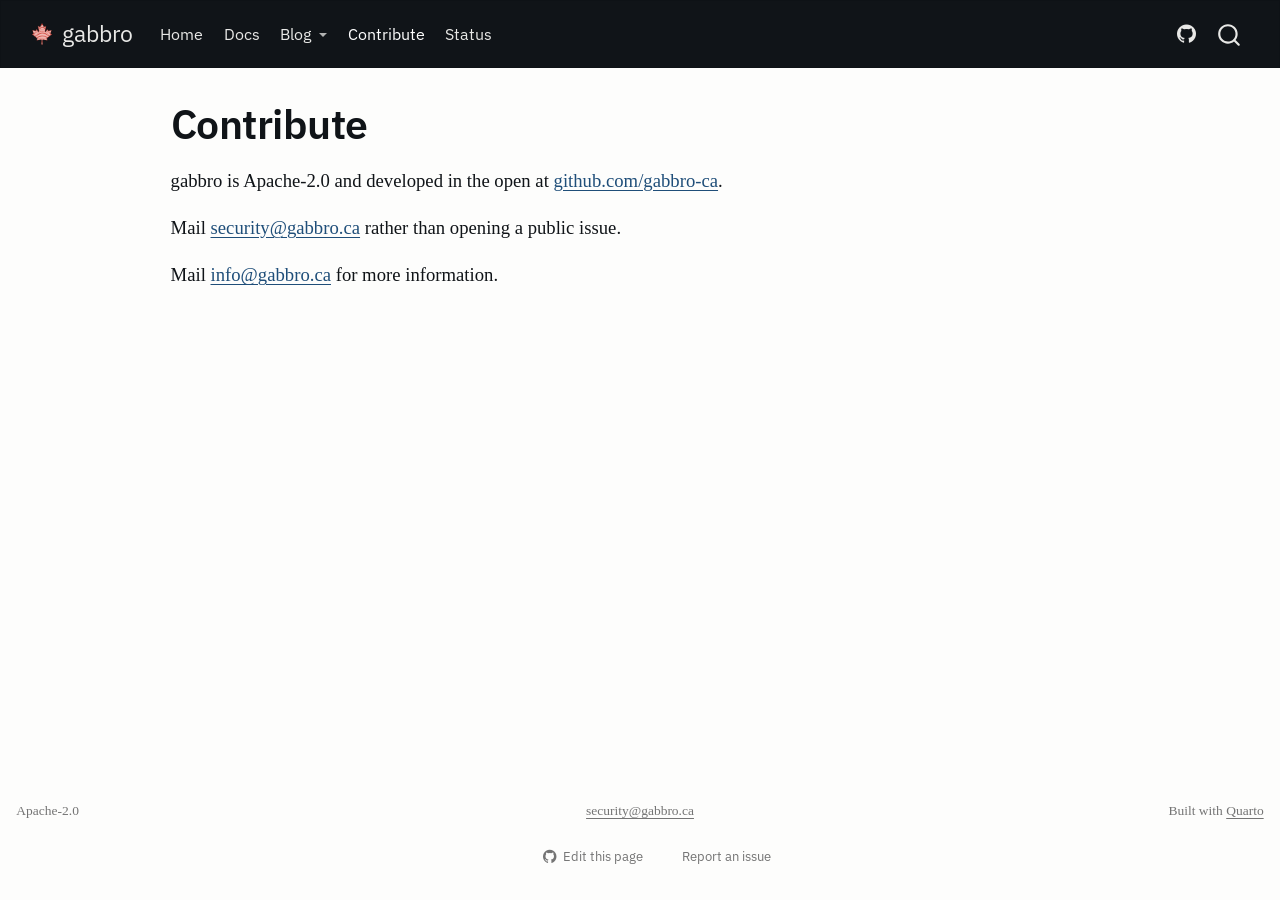
<file: contribute.html>
<!DOCTYPE html>
<html xmlns="http://www.w3.org/1999/xhtml" lang="en" xml:lang="en"><head>

<meta charset="utf-8">
<meta name="generator" content="quarto-1.10.19">

<meta name="viewport" content="width=device-width, initial-scale=1.0, user-scalable=yes">


<title>Contribute – gabbro</title>
<style>
/* Default styles provided by pandoc.
** See https://pandoc.org/MANUAL.html#variables-for-html for config info.
*/
span.smallcaps{font-variant: small-caps;}
div.columns{display: flex; gap: 1.5em;}
div.column{flex: auto;}
@media screen {
div.columns{gap: min(4vw, 1.5em);}
div.column{overflow-x: auto;}
}
div.hanging-indent{margin-left: 1.5em; text-indent: -1.5em;}
ul.task-list{list-style: none;}
ul.task-list li input[type="checkbox"] {
  width: 0.8em;
  margin: 0 0.8em 0.2em -1em; /* quarto-specific, see https://github.com/quarto-dev/quarto-cli/issues/4556 */ 
  vertical-align: middle;
}
</style>


<script src="site_libs/quarto-nav/quarto-nav.js"></script>
<script src="site_libs/quarto-nav/headroom.min.js"></script>
<script src="site_libs/clipboard/clipboard.min.js"></script>
<script src="site_libs/quarto-search/autocomplete.umd.js"></script>
<script src="site_libs/quarto-search/fuse.min.js"></script>
<script src="site_libs/quarto-search/quarto-search.js"></script>
<meta name="quarto:offset" content="./">
<link href="./logo.png" rel="icon" type="image/png">
<script src="site_libs/quarto-html/quarto.js" type="module"></script>
<script src="site_libs/quarto-html/tabsets/tabsets.js" type="module"></script>
<script src="site_libs/quarto-html/popper.min.js"></script>
<script src="site_libs/quarto-html/tippy.umd.min.js"></script>
<script src="site_libs/quarto-html/anchor.min.js"></script>
<link href="site_libs/quarto-html/tippy.css" rel="stylesheet">
<link href="site_libs/quarto-html/quarto-syntax-highlighting-bc9d527eef94a155eb7bdf7656c7c352.css" rel="stylesheet" id="quarto-text-highlighting-styles">
<script src="site_libs/bootstrap/bootstrap.min.js"></script>
<link href="site_libs/bootstrap/bootstrap-icons.css" rel="stylesheet">
<link href="site_libs/bootstrap/bootstrap-ae8b3aa1fb6bcff3a8e177e0f0b6dc33.min.css" rel="stylesheet" append-hash="true" id="quarto-bootstrap" data-mode="light">
<script id="quarto-search-options" type="application/json">{
  "location": "navbar",
  "copy-button": false,
  "collapse-after": 3,
  "panel-placement": "end",
  "type": "overlay",
  "limit": 50,
  "keyboard-shortcut": [
    "f",
    "/",
    "s"
  ],
  "show-item-context": false,
  "language": {
    "search-no-results-text": "No results",
    "search-matching-documents-text": "matching documents",
    "search-copy-link-title": "Copy link to search",
    "search-hide-matches-text": "Hide additional matches",
    "search-more-match-text": "more match in this document",
    "search-more-matches-text": "more matches in this document",
    "search-clear-button-title": "Clear",
    "search-text-placeholder": "",
    "search-detached-cancel-button-title": "Cancel",
    "search-submit-button-title": "Submit",
    "search-label": "Search"
  }
}</script>
<link rel="preconnect" href="https://fonts.googleapis.com">
<link rel="preconnect" href="https://fonts.gstatic.com" crossorigin="">
<link rel="stylesheet" href="https://fonts.googleapis.com/css2?family=IBM+Plex+Mono:wght@400;500&amp;family=IBM+Plex+Sans:wght@300;400;600&amp;display=swap">


</head>

<body class="nav-fixed quarto-light">

<div id="quarto-search-results"></div>
  <header id="quarto-header" class="headroom fixed-top">
    <nav class="navbar navbar-expand-lg " data-bs-theme="dark">
      <div class="navbar-container container-fluid">
      <div class="navbar-brand-container mx-auto">
    <a href="./index.html" class="navbar-brand navbar-brand-logo">
    <img src="./logo.png" alt="gabbro maple leaf logo" class="navbar-logo light-content">
    <img src="./logo.png" alt="gabbro maple leaf logo" class="navbar-logo dark-content">
    </a>
    <a class="navbar-brand" href="./index.html">
    <span class="navbar-title">gabbro</span>
    </a>
  </div>
            <div id="quarto-search" class="" title="Search"></div>
          <button class="navbar-toggler" type="button" data-bs-toggle="collapse" data-bs-target="#navbarCollapse" aria-controls="navbarCollapse" role="menu" aria-expanded="false" aria-label="Toggle navigation" onclick="if (window.quartoToggleHeadroom) { window.quartoToggleHeadroom(); }">
  <span class="navbar-toggler-icon"></span>
</button>
          <div class="collapse navbar-collapse" id="navbarCollapse">
            <ul class="navbar-nav navbar-nav-scroll me-auto">
  <li class="nav-item">
    <a class="nav-link" href="./index.html"> 
<span class="menu-text">Home</span></a>
  </li>  
  <li class="nav-item">
    <a class="nav-link" href="./docs/index.html"> 
<span class="menu-text">Docs</span></a>
  </li>  
  <li class="nav-item dropdown ">
    <a class="nav-link dropdown-toggle" href="#" id="nav-menu-blog" role="link" data-bs-toggle="dropdown" aria-expanded="false">
 <span class="menu-text">Blog</span>
    </a>
    <ul class="dropdown-menu" aria-labelledby="nav-menu-blog">    
        <li>
    <a class="dropdown-item" href="./blog/index.html">
 <span class="dropdown-text">All posts</span></a>
  </li>  
        <li>
    <a class="dropdown-item" href="./blog/posts/2026-09-09-preliminary-build/index.html">
 <span class="dropdown-text">Preliminary build in progress</span></a>
  </li>  
    </ul>
  </li>
  <li class="nav-item">
    <a class="nav-link active" href="./contribute.html" aria-current="page"> 
<span class="menu-text">Contribute</span></a>
  </li>  
  <li class="nav-item">
    <a class="nav-link" href="./blog/posts/2026-09-09-preliminary-build/index.html"> 
<span class="menu-text">Status</span></a>
  </li>  
</ul>
            <ul class="navbar-nav navbar-nav-scroll ms-auto">
  <li class="nav-item compact">
    <a class="nav-link" href="https://github.com/gabbro-ca"> <i class="bi bi-github" role="img" aria-label="GitHub">
</i> 
<span class="menu-text"></span></a>
  </li>  
</ul>
          </div> <!-- /navcollapse -->
            <div class="quarto-navbar-tools">
</div>
      </div> <!-- /container-fluid -->
    </nav>
</header>
<!-- content -->
<div id="quarto-content" class="quarto-container page-columns page-rows-contents page-layout-article page-navbar">
<!-- sidebar -->
<!-- margin-sidebar -->
    <div id="quarto-margin-sidebar" class="sidebar margin-sidebar zindex-bottom">
        
    </div>
<!-- main -->
<main class="content" id="quarto-document-content">

<header id="title-block-header" class="quarto-title-block default">
<div class="quarto-title">
<h1 class="title">Contribute</h1>
</div>



<div class="quarto-title-meta">

    
  
    
  </div>
  


</header>


<p>gabbro is Apache-2.0 and developed in the open at <a href="https://github.com/gabbro-ca">github.com/gabbro-ca</a>.</p>
<p>Mail <a href="mailto:security@gabbro.ca">security@gabbro.ca</a> rather than opening a public issue.</p>
<p>Mail <a href="mailto:info@gabbro.ca">info@gabbro.ca</a> for more information.</p>



</main> <!-- /main -->
<script id="quarto-html-after-body" type="application/javascript">
  window.document.addEventListener("DOMContentLoaded", function (event) {
    const icon = "";
    const anchorJS = new window.AnchorJS();
    anchorJS.options = {
      placement: 'right',
      icon: icon
    };
    anchorJS.add('.anchored');
    const isCodeAnnotation = (el) => {
      for (const clz of el.classList) {
        if (clz.startsWith('code-annotation-')) {                     
          return true;
        }
      }
      return false;
    }
    const onCopySuccess = function(e) {
      // button target
      const button = e.trigger;
      // don't keep focus
      button.blur();
      // flash "checked"
      button.classList.add('code-copy-button-checked');
      var currentTitle = button.getAttribute("title");
      button.setAttribute("title", "Copied!");
      let tooltip;
      if (window.bootstrap) {
        button.setAttribute("data-bs-toggle", "tooltip");
        button.setAttribute("data-bs-placement", "left");
        button.setAttribute("data-bs-title", "Copied!");
        tooltip = new bootstrap.Tooltip(button, 
          { trigger: "manual", 
            customClass: "code-copy-button-tooltip",
            offset: [0, -8]});
        tooltip.show();    
      }
      setTimeout(function() {
        if (tooltip) {
          tooltip.hide();
          button.removeAttribute("data-bs-title");
          button.removeAttribute("data-bs-toggle");
          button.removeAttribute("data-bs-placement");
        }
        button.setAttribute("title", currentTitle);
        button.classList.remove('code-copy-button-checked');
      }, 1000);
      // clear code selection
      e.clearSelection();
    }
    const getTextToCopy = function(trigger) {
      const outerScaffold = trigger.parentElement.cloneNode(true);
      const codeEl = outerScaffold.querySelector('code');
      for (const childEl of codeEl.children) {
        if (isCodeAnnotation(childEl)) {
          childEl.remove();
        }
      }
      return codeEl.innerText;
    }
    const clipboard = new window.ClipboardJS('.code-copy-button:not([data-in-quarto-modal])', {
      text: getTextToCopy
    });
    clipboard.on('success', onCopySuccess);
    if (window.document.getElementById('quarto-embedded-source-code-modal')) {
      const clipboardModal = new window.ClipboardJS('.code-copy-button[data-in-quarto-modal]', {
        text: getTextToCopy,
        container: window.document.getElementById('quarto-embedded-source-code-modal')
      });
      clipboardModal.on('success', onCopySuccess);
    }
      var localhostRegex = new RegExp(/^(?:http|https):\/\/localhost\:?[0-9]*\//);
      var mailtoRegex = new RegExp(/^mailto:/);
        var filterRegex = new RegExp("https:\/\/gabbro\.ca");
      var isInternal = (href) => {
          return filterRegex.test(href) || localhostRegex.test(href) || mailtoRegex.test(href);
      }
      // Inspect non-navigation links and adorn them if external
     var links = window.document.querySelectorAll('a[href]:not(.nav-link):not(.navbar-brand):not(.toc-action):not(.sidebar-link):not(.sidebar-item-toggle):not(.pagination-link):not(.no-external):not([aria-hidden]):not(.dropdown-item):not(.quarto-navigation-tool):not(.about-link)');
      for (var i=0; i<links.length; i++) {
        const link = links[i];
        if (!isInternal(link.href)) {
          // undo the damage that might have been done by quarto-nav.js in the case of
          // links that we want to consider external
          if (link.dataset.originalHref !== undefined) {
            link.href = link.dataset.originalHref;
          }
        }
      }
    function tippyHover(el, contentFn, onTriggerFn, onUntriggerFn) {
      const config = {
        allowHTML: true,
        maxWidth: 500,
        delay: 100,
        arrow: false,
        appendTo: function(el) {
            return el.parentElement;
        },
        interactive: true,
        interactiveBorder: 10,
        theme: 'quarto',
        placement: 'bottom-start',
      };
      if (contentFn) {
        config.content = contentFn;
      }
      if (onTriggerFn) {
        config.onTrigger = onTriggerFn;
      }
      if (onUntriggerFn) {
        config.onUntrigger = onUntriggerFn;
      }
      window.tippy(el, config); 
    }
    const noterefs = window.document.querySelectorAll('a[role="doc-noteref"]');
    for (var i=0; i<noterefs.length; i++) {
      const ref = noterefs[i];
      tippyHover(ref, function() {
        // use id or data attribute instead here
        let href = ref.getAttribute('data-footnote-href') || ref.getAttribute('href');
        try { href = new URL(href).hash; } catch {}
        const id = href.replace(/^#\/?/, "");
        const note = window.document.getElementById(id);
        if (note) {
          return note.innerHTML;
        } else {
          return "";
        }
      });
    }
    const xrefs = window.document.querySelectorAll('a.quarto-xref');
    const processXRef = (id, note) => {
      // Strip column container classes
      const stripColumnClz = (el) => {
        el.classList.remove("page-full", "page-columns");
        if (el.children) {
          for (const child of el.children) {
            stripColumnClz(child);
          }
        }
      }
      stripColumnClz(note)
      if (id === null || id.startsWith('sec-')) {
        // Special case sections, only their first couple elements
        const container = document.createElement("div");
        if (note.children && note.children.length > 2) {
          container.appendChild(note.children[0].cloneNode(true));
          for (let i = 1; i < note.children.length; i++) {
            const child = note.children[i];
            if (child.tagName === "P" && child.innerText === "") {
              continue;
            } else {
              container.appendChild(child.cloneNode(true));
              break;
            }
          }
          if (window.Quarto?.typesetMath) {
            window.Quarto.typesetMath(container);
          }
          return container.innerHTML
        } else {
          if (window.Quarto?.typesetMath) {
            window.Quarto.typesetMath(note);
          }
          return note.innerHTML;
        }
      } else {
        // Remove any anchor links if they are present
        const anchorLink = note.querySelector('a.anchorjs-link');
        if (anchorLink) {
          anchorLink.remove();
        }
        if (window.Quarto?.typesetMath) {
          window.Quarto.typesetMath(note);
        }
        if (note.classList.contains("callout")) {
          return note.outerHTML;
        } else {
          return note.innerHTML;
        }
      }
    }
    for (var i=0; i<xrefs.length; i++) {
      const xref = xrefs[i];
      tippyHover(xref, undefined, function(instance) {
        instance.disable();
        let url = xref.getAttribute('href');
        let hash = undefined; 
        if (url.startsWith('#')) {
          hash = url;
        } else {
          try { hash = new URL(url).hash; } catch {}
        }
        if (hash) {
          const id = hash.replace(/^#\/?/, "");
          const note = window.document.getElementById(id);
          if (note !== null) {
            try {
              const html = processXRef(id, note.cloneNode(true));
              instance.setContent(html);
            } finally {
              instance.enable();
              instance.show();
            }
          } else {
            // See if we can fetch this
            fetch(url.split('#')[0])
            .then(res => res.text())
            .then(html => {
              const parser = new DOMParser();
              const htmlDoc = parser.parseFromString(html, "text/html");
              const note = htmlDoc.getElementById(id);
              if (note !== null) {
                const html = processXRef(id, note);
                instance.setContent(html);
              } 
            }).finally(() => {
              instance.enable();
              instance.show();
            });
          }
        } else {
          // See if we can fetch a full url (with no hash to target)
          // This is a special case and we should probably do some content thinning / targeting
          fetch(url)
          .then(res => res.text())
          .then(html => {
            const parser = new DOMParser();
            const htmlDoc = parser.parseFromString(html, "text/html");
            const note = htmlDoc.querySelector('main.content');
            if (note !== null) {
              // This should only happen for chapter cross references
              // (since there is no id in the URL)
              // remove the first header
              if (note.children.length > 0 && note.children[0].tagName === "HEADER") {
                note.children[0].remove();
              }
              const html = processXRef(null, note);
              instance.setContent(html);
            } 
          }).finally(() => {
            instance.enable();
            instance.show();
          });
        }
      }, function(instance) {
      });
    }
        let selectedAnnoteEl;
        const selectorForAnnotation = ( cell, annotation) => {
          let cellAttr = 'data-code-cell="' + cell + '"';
          let lineAttr = 'data-code-annotation="' +  annotation + '"';
          const selector = 'span[' + cellAttr + '][' + lineAttr + ']';
          return selector;
        }
        const selectCodeLines = (annoteEl) => {
          const doc = window.document;
          const targetCell = annoteEl.getAttribute("data-target-cell");
          const targetAnnotation = annoteEl.getAttribute("data-target-annotation");
          const annoteSpan = window.document.querySelector(selectorForAnnotation(targetCell, targetAnnotation));
          const lines = annoteSpan.getAttribute("data-code-lines").split(",");
          const lineIds = lines.map((line) => {
            return targetCell + "-" + line;
          })
          let top = null;
          let height = null;
          let parent = null;
          if (lineIds.length > 0) {
              //compute the position of the single el (top and bottom and make a div)
              const el = window.document.getElementById(lineIds[0]);
              top = el.offsetTop;
              height = el.offsetHeight;
              parent = el.parentElement.parentElement;
            if (lineIds.length > 1) {
              const lastEl = window.document.getElementById(lineIds[lineIds.length - 1]);
              const bottom = lastEl.offsetTop + lastEl.offsetHeight;
              height = bottom - top;
            }
            if (top !== null && height !== null && parent !== null) {
              // cook up a div (if necessary) and position it 
              let div = window.document.getElementById("code-annotation-line-highlight");
              if (div === null) {
                div = window.document.createElement("div");
                div.setAttribute("id", "code-annotation-line-highlight");
                div.style.position = 'absolute';
                parent.appendChild(div);
              }
              div.style.top = top - 2 + "px";
              div.style.height = height + 4 + "px";
              div.style.left = 0;
              let gutterDiv = window.document.getElementById("code-annotation-line-highlight-gutter");
              if (gutterDiv === null) {
                gutterDiv = window.document.createElement("div");
                gutterDiv.setAttribute("id", "code-annotation-line-highlight-gutter");
                gutterDiv.style.position = 'absolute';
                const codeCell = window.document.getElementById(targetCell);
                const gutter = codeCell.querySelector('.code-annotation-gutter');
                gutter.appendChild(gutterDiv);
              }
              gutterDiv.style.top = top - 2 + "px";
              gutterDiv.style.height = height + 4 + "px";
            }
            selectedAnnoteEl = annoteEl;
          }
        };
        const unselectCodeLines = () => {
          const elementsIds = ["code-annotation-line-highlight", "code-annotation-line-highlight-gutter"];
          elementsIds.forEach((elId) => {
            const div = window.document.getElementById(elId);
            if (div) {
              div.remove();
            }
          });
          selectedAnnoteEl = undefined;
        };
          // Handle positioning of the toggle
      window.addEventListener(
        "resize",
        throttle(() => {
          elRect = undefined;
          if (selectedAnnoteEl) {
            selectCodeLines(selectedAnnoteEl);
          }
        }, 10)
      );
      function throttle(fn, ms) {
      let throttle = false;
      let timer;
        return (...args) => {
          if(!throttle) { // first call gets through
              fn.apply(this, args);
              throttle = true;
          } else { // all the others get throttled
              if(timer) clearTimeout(timer); // cancel #2
              timer = setTimeout(() => {
                fn.apply(this, args);
                timer = throttle = false;
              }, ms);
          }
        };
      }
        // Attach click handler to the DT
        const annoteDls = window.document.querySelectorAll('dt[data-target-cell]');
        for (const annoteDlNode of annoteDls) {
          annoteDlNode.addEventListener('click', (event) => {
            const clickedEl = event.target;
            if (clickedEl !== selectedAnnoteEl) {
              unselectCodeLines();
              const activeEl = window.document.querySelector('dt[data-target-cell].code-annotation-active');
              if (activeEl) {
                activeEl.classList.remove('code-annotation-active');
              }
              selectCodeLines(clickedEl);
              clickedEl.classList.add('code-annotation-active');
            } else {
              // Unselect the line
              unselectCodeLines();
              clickedEl.classList.remove('code-annotation-active');
            }
          });
        }
    const findCites = (el) => {
      const parentEl = el.parentElement;
      if (parentEl) {
        const cites = parentEl.dataset.cites;
        if (cites) {
          return {
            el,
            cites: cites.split(' ')
          };
        } else {
          return findCites(el.parentElement)
        }
      } else {
        return undefined;
      }
    };
    var bibliorefs = window.document.querySelectorAll('a[role="doc-biblioref"]');
    for (var i=0; i<bibliorefs.length; i++) {
      const ref = bibliorefs[i];
      const citeInfo = findCites(ref);
      if (citeInfo) {
        tippyHover(citeInfo.el, function() {
          var popup = window.document.createElement('div');
          citeInfo.cites.forEach(function(cite) {
            var citeDiv = window.document.createElement('div');
            citeDiv.classList.add('hanging-indent');
            citeDiv.classList.add('csl-entry');
            var biblioDiv = window.document.getElementById('ref-' + cite);
            if (biblioDiv) {
              citeDiv.innerHTML = biblioDiv.innerHTML;
            }
            popup.appendChild(citeDiv);
          });
          return popup.innerHTML;
        });
      }
    }
  });
  </script>
</div> <!-- /content -->
<footer class="footer">
  <div class="nav-footer">
    <div class="nav-footer-left">
<p>Apache-2.0</p>
</div>   
    <div class="nav-footer-center">
<p><a href="mailto:security@gabbro.ca">security@gabbro.ca</a></p>
<div class="toc-actions"><ul><li><a href="https://github.com/aaronjgirard/gabbro/edit/main/contribute.qmd" class="toc-action"><i class="bi bi-github"></i>Edit this page</a></li><li><a href="https://github.com/aaronjgirard/gabbro/issues/new" class="toc-action"><i class="bi empty"></i>Report an issue</a></li></ul></div></div>
    <div class="nav-footer-right">
<p>Built with <a href="https://quarto.org">Quarto</a></p>
</div>
  </div>
</footer>




</body></html>
</file>
<file: site_libs/quarto-html/tippy.css>
.tippy-box[data-animation=fade][data-state=hidden]{opacity:0}[data-tippy-root]{max-width:calc(100vw - 10px)}.tippy-box{position:relative;background-color:#333;color:#fff;border-radius:4px;font-size:14px;line-height:1.4;white-space:normal;outline:0;transition-property:transform,visibility,opacity}.tippy-box[data-placement^=top]>.tippy-arrow{bottom:0}.tippy-box[data-placement^=top]>.tippy-arrow:before{bottom:-7px;left:0;border-width:8px 8px 0;border-top-color:initial;transform-origin:center top}.tippy-box[data-placement^=bottom]>.tippy-arrow{top:0}.tippy-box[data-placement^=bottom]>.tippy-arrow:before{top:-7px;left:0;border-width:0 8px 8px;border-bottom-color:initial;transform-origin:center bottom}.tippy-box[data-placement^=left]>.tippy-arrow{right:0}.tippy-box[data-placement^=left]>.tippy-arrow:before{border-width:8px 0 8px 8px;border-left-color:initial;right:-7px;transform-origin:center left}.tippy-box[data-placement^=right]>.tippy-arrow{left:0}.tippy-box[data-placement^=right]>.tippy-arrow:before{left:-7px;border-width:8px 8px 8px 0;border-right-color:initial;transform-origin:center right}.tippy-box[data-inertia][data-state=visible]{transition-timing-function:cubic-bezier(.54,1.5,.38,1.11)}.tippy-arrow{width:16px;height:16px;color:#333}.tippy-arrow:before{content:"";position:absolute;border-color:transparent;border-style:solid}.tippy-content{position:relative;padding:5px 9px;z-index:1}
</file>
<file: site_libs/quarto-html/quarto-syntax-highlighting-bc9d527eef94a155eb7bdf7656c7c352.css>
/* quarto syntax highlight colors */
:root {
  --quarto-hl-ot-color: #003B4F;
  --quarto-hl-at-color: #657422;
  --quarto-hl-ss-color: #20794D;
  --quarto-hl-an-color: #5E5E5E;
  --quarto-hl-fu-color: #4758AB;
  --quarto-hl-st-color: #20794D;
  --quarto-hl-cf-color: #003B4F;
  --quarto-hl-op-color: #5E5E5E;
  --quarto-hl-er-color: #AD0000;
  --quarto-hl-bn-color: #AD0000;
  --quarto-hl-al-color: #AD0000;
  --quarto-hl-va-color: #111111;
  --quarto-hl-bu-color: inherit;
  --quarto-hl-ex-color: inherit;
  --quarto-hl-pp-color: #AD0000;
  --quarto-hl-in-color: #5E5E5E;
  --quarto-hl-vs-color: #20794D;
  --quarto-hl-wa-color: #5E5E5E;
  --quarto-hl-do-color: #5E5E5E;
  --quarto-hl-im-color: #00769E;
  --quarto-hl-ch-color: #20794D;
  --quarto-hl-dt-color: #AD0000;
  --quarto-hl-fl-color: #AD0000;
  --quarto-hl-co-color: #5E5E5E;
  --quarto-hl-cv-color: #5E5E5E;
  --quarto-hl-cn-color: #8f5902;
  --quarto-hl-sc-color: #5E5E5E;
  --quarto-hl-dv-color: #AD0000;
  --quarto-hl-kw-color: #003B4F;
}

/* other quarto variables */
:root {
  --quarto-font-monospace: "IBM Plex Mono", ui-monospace, Menlo, monospace;
}

/* syntax highlight based on Pandoc's rules */
pre > code.sourceCode > span {
  color: #003B4F;
}

code.sourceCode > span {
  color: #003B4F;
}

div.sourceCode,
div.sourceCode pre.sourceCode {
  color: #003B4F;
}

/* Normal */
code span {
  color: #003B4F;
}

/* Alert */
code span.al {
  color: #AD0000;
  font-style: inherit;
}

/* Annotation */
code span.an {
  color: #5E5E5E;
  font-style: inherit;
}

/* Attribute */
code span.at {
  color: #657422;
  font-style: inherit;
}

/* BaseN */
code span.bn {
  color: #AD0000;
  font-style: inherit;
}

/* BuiltIn */
code span.bu {
  font-style: inherit;
}

/* ControlFlow */
code span.cf {
  color: #003B4F;
  font-weight: bold;
  font-style: inherit;
}

/* Char */
code span.ch {
  color: #20794D;
  font-style: inherit;
}

/* Constant */
code span.cn {
  color: #8f5902;
  font-style: inherit;
}

/* Comment */
code span.co {
  color: #5E5E5E;
  font-style: inherit;
}

/* CommentVar */
code span.cv {
  color: #5E5E5E;
  font-style: italic;
}

/* Documentation */
code span.do {
  color: #5E5E5E;
  font-style: italic;
}

/* DataType */
code span.dt {
  color: #AD0000;
  font-style: inherit;
}

/* DecVal */
code span.dv {
  color: #AD0000;
  font-style: inherit;
}

/* Error */
code span.er {
  color: #AD0000;
  font-style: inherit;
}

/* Extension */
code span.ex {
  font-style: inherit;
}

/* Float */
code span.fl {
  color: #AD0000;
  font-style: inherit;
}

/* Function */
code span.fu {
  color: #4758AB;
  font-style: inherit;
}

/* Import */
code span.im {
  color: #00769E;
  font-style: inherit;
}

/* Information */
code span.in {
  color: #5E5E5E;
  font-style: inherit;
}

/* Keyword */
code span.kw {
  color: #003B4F;
  font-weight: bold;
  font-style: inherit;
}

/* Operator */
code span.op {
  color: #5E5E5E;
  font-style: inherit;
}

/* Other */
code span.ot {
  color: #003B4F;
  font-style: inherit;
}

/* Preprocessor */
code span.pp {
  color: #AD0000;
  font-style: inherit;
}

/* SpecialChar */
code span.sc {
  color: #5E5E5E;
  font-style: inherit;
}

/* SpecialString */
code span.ss {
  color: #20794D;
  font-style: inherit;
}

/* String */
code span.st {
  color: #20794D;
  font-style: inherit;
}

/* Variable */
code span.va {
  color: #111111;
  font-style: inherit;
}

/* VerbatimString */
code span.vs {
  color: #20794D;
  font-style: inherit;
}

/* Warning */
code span.wa {
  color: #5E5E5E;
  font-style: italic;
}

.prevent-inlining {
  content: "</";
}

/*# sourceMappingURL=4cf65bdcb4af4de8de7a38bebdbf2d3c.css.map */
</file>
